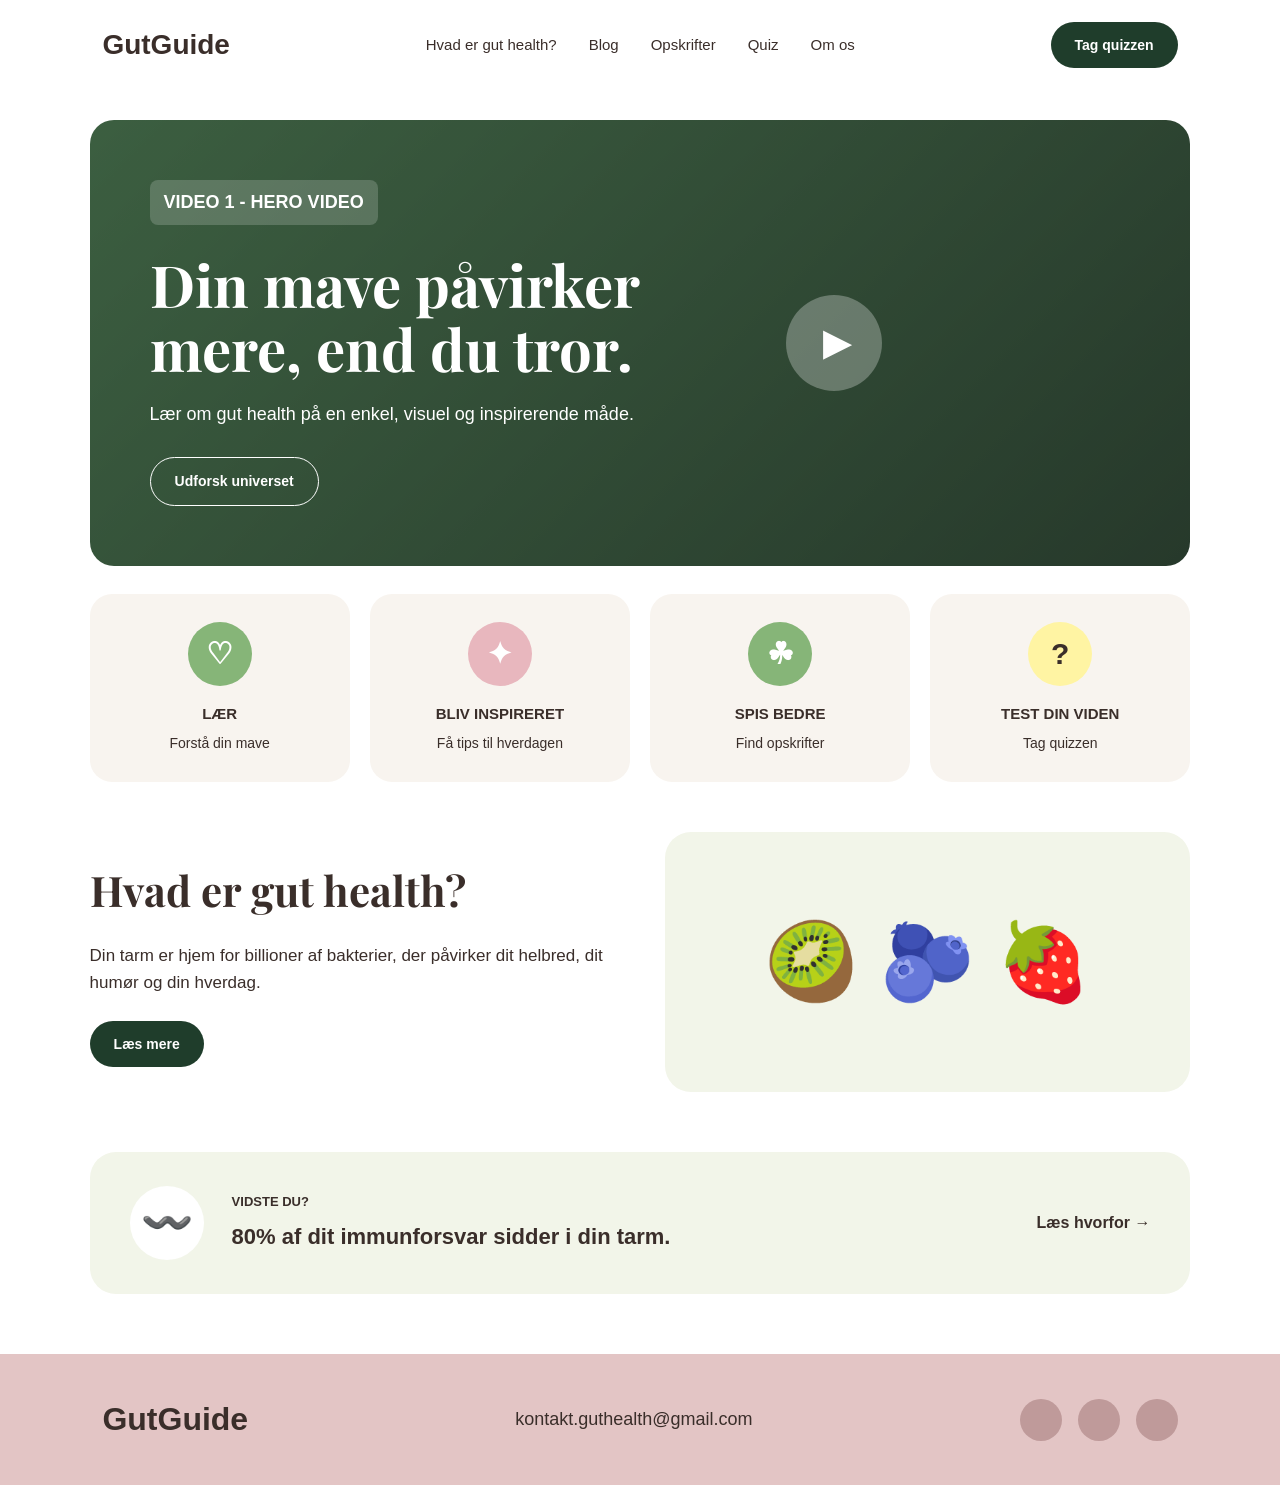
<file: index.html>
<!doctype html>
<html lang="da">
  <head>
    <meta charset="UTF-8" />
    <meta name="viewport" content="width=device-width, initial-scale=1.0" />

    <!-- Switzer til brødtekst -->
    <link
      href="https://api.fontshare.com/v2/css?f[]=switzer@300,400,500,600,700&display=swap"
      rel="stylesheet"
    />

    <!-- Playfair Display til overskrifter -->
    <link rel="preconnect" href="https://fonts.googleapis.com" />
    <link rel="preconnect" href="https://fonts.gstatic.com" crossorigin />
    <link
      href="https://fonts.googleapis.com/css2?family=Playfair+Display:wght@400;600;700&display=swap"
      rel="stylesheet"
    />

    <link rel="stylesheet" href="css/style.css" />

    <title>GutGuide</title>
  </head>

  <body>
    <!-- Header / navigation -->
    <header class="site-header">
      <a href="index.html" class="logo">GutGuide</a>

      <!-- Burgerknap til mobil -->
      <button class="burger" id="burger-btn">
        <span></span>
        <span></span>
        <span></span>
      </button>

      <nav class="nav-menu" id="nav-menu">
        <a href="hvad-er.html">Hvad er gut health?</a>
        <a href="blog.html">Blog</a>
        <a href="opskrifter.html">Opskrifter</a>
        <a href="quiz.html">Quiz</a>
        <a href="om-os.html">Om os</a>
      </nav>

      <a href="quiz.html" class="header-btn">Tag quizzen</a>
    </header>

    <main>
      <!-- Hero section / første store område -->
      <section class="home-hero">
        <div class="home-hero-content">
          <p class="hero-label">VIDEO 1 - HERO VIDEO</p>

          <h1>Din mave påvirker mere, end du tror.</h1>

          <p>Lær om gut health på en enkel, visuel og inspirerende måde.</p>

          <a href="hvad-er.html" class="hero-btn">Udforsk universet</a>
        </div>

        <!-- Play-knap i midten af hero -->
        <div class="hero-play">
          <span>▶</span>
        </div>
      </section>

      <!-- Små kort under hero -->
      <section class="quick-links">
        <article class="quick-card">
          <div class="quick-icon">♡</div>
          <h3>Lær</h3>
          <p>Forstå din mave</p>
        </article>

        <article class="quick-card">
          <div class="quick-icon">✦</div>
          <h3>Bliv inspireret</h3>
          <p>Få tips til hverdagen</p>
        </article>

        <article class="quick-card">
          <div class="quick-icon">☘</div>
          <h3>Spis bedre</h3>
          <p>Find opskrifter</p>
        </article>

        <article class="quick-card">
          <div class="quick-icon">?</div>
          <h3>Test din viden</h3>
          <p>Tag quizzen</p>
        </article>
      </section>

      <!-- Hvad er gut health teaser -->
      <section class="home-about">
        <div class="home-about-text">
          <h2>Hvad er gut health?</h2>

          <p>
            Din tarm er hjem for billioner af bakterier, der påvirker dit
            helbred, dit humør og din hverdag.
          </p>

          <a href="hvad-er.html" class="read-more-btn">Læs mere</a>
        </div>

        <!-- Billedområde / placeholder -->
        <div class="home-about-image">
          <div class="food-bowl">🥝 🫐 🍓</div>
        </div>
      </section>

      <!-- Vidste du sektion -->
      <section class="fact-strip">
        <div class="fact-icon">〰️</div>

        <div>
          <p class="fact-label">VIDSTE DU?</p>
          <h3>80% af dit immunforsvar sidder i din tarm.</h3>
        </div>

        <a href="hvad-er.html">Læs hvorfor →</a>
      </section>
    </main>

    <!-- Footer -->
    <footer>
      <h2>GutGuide</h2>
      <p>kontakt.guthealth@gmail.com</p>

      <div class="footer-dots">
        <span></span>
        <span></span>
        <span></span>
      </div>
    </footer>

    <script>
      const burgerBtn = document.getElementById("burger-btn");
      const navMenu = document.getElementById("nav-menu");

      burgerBtn.addEventListener("click", function () {
        navMenu.classList.toggle("open");
      });
    </script>
  </body>
</html>
</file>
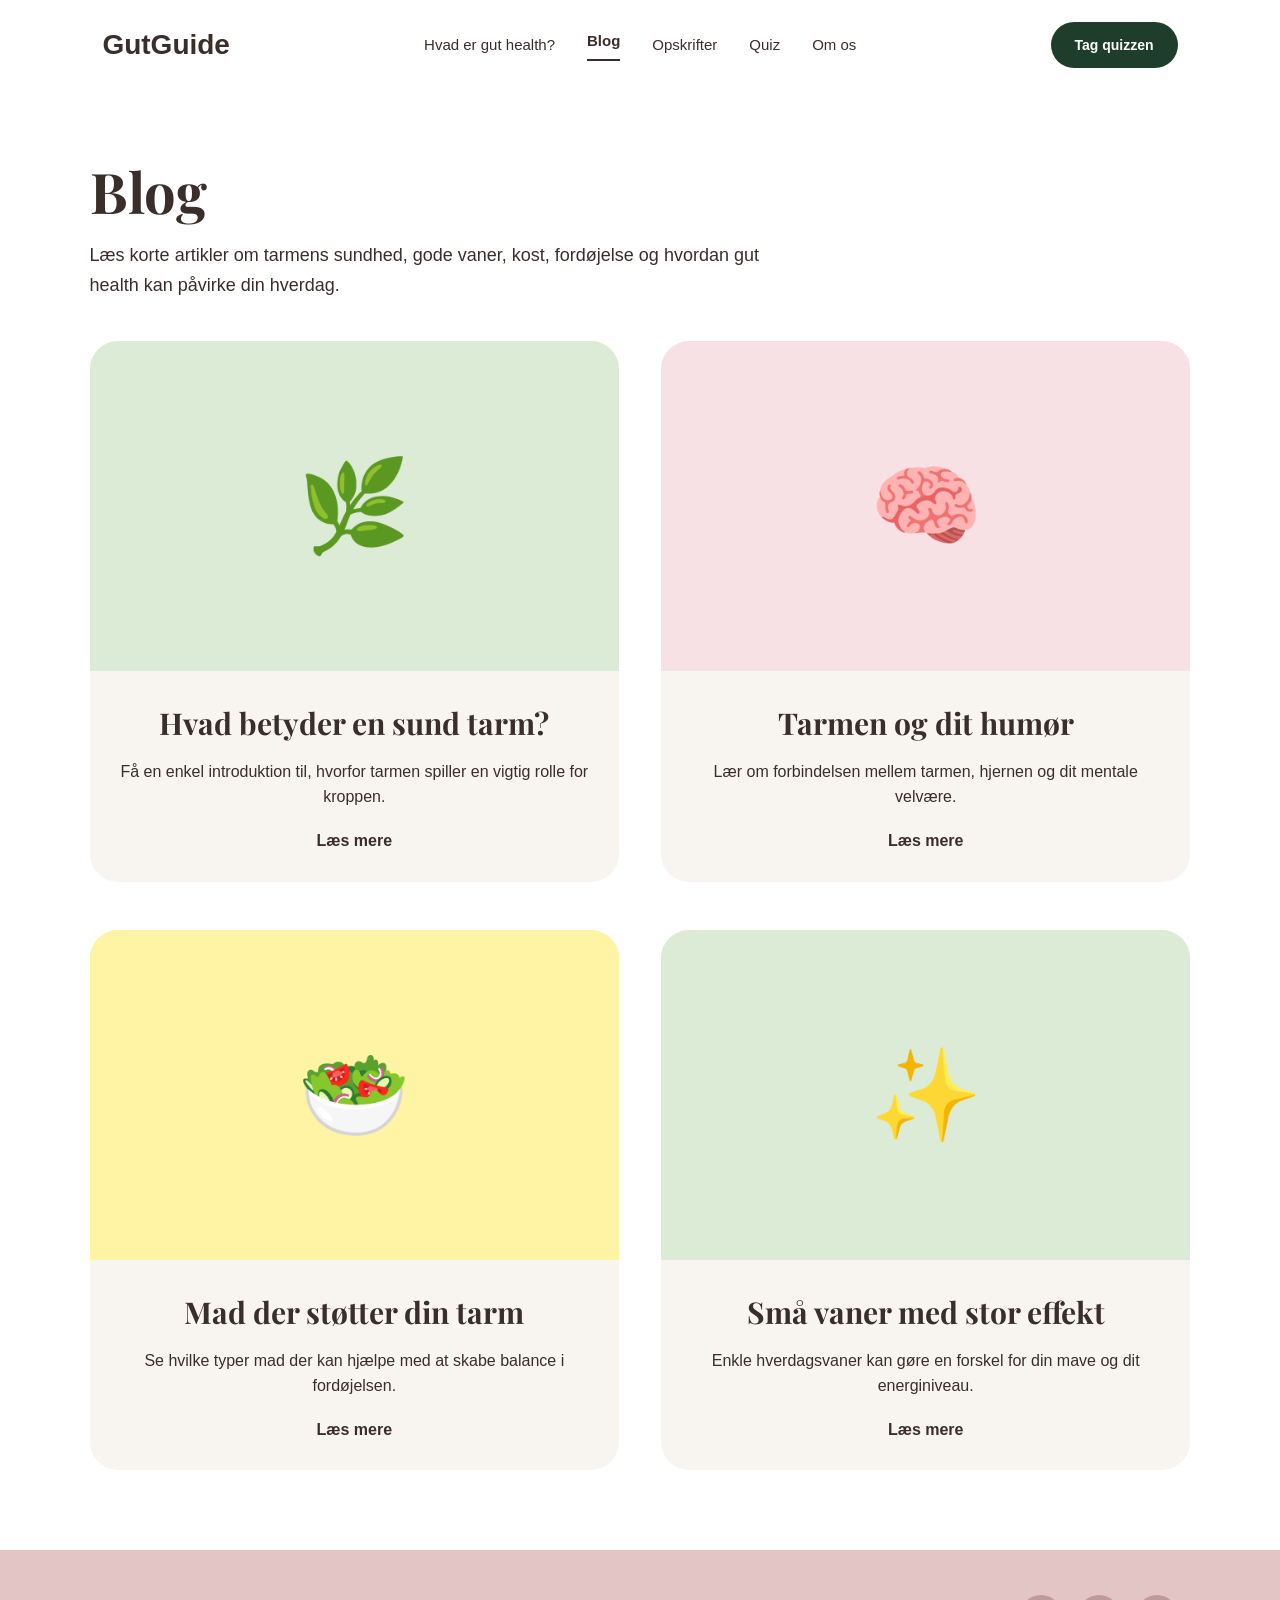
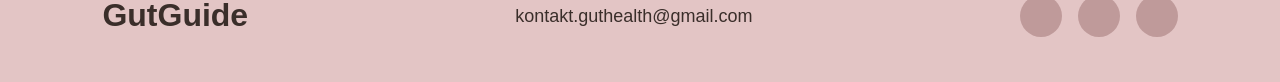
<file: blog.html>
<!doctype html>
<html lang="da">
  <head>
    <meta charset="UTF-8" />
    <meta name="viewport" content="width=device-width, initial-scale=1.0" />

    <!-- Switzer til brødtekst -->
    <link
      href="https://api.fontshare.com/v2/css?f[]=switzer@300,400,500,600,700&display=swap"
      rel="stylesheet"
    />

    <!-- Playfair Display til overskrifter -->
    <link rel="preconnect" href="https://fonts.googleapis.com" />
    <link rel="preconnect" href="https://fonts.gstatic.com" crossorigin />
    <link
      href="https://fonts.googleapis.com/css2?family=Playfair+Display:wght@400;600;700&display=swap"
      rel="stylesheet"
    />

    <link rel="stylesheet" href="css/style.css" />

    <title>GutGuide</title>
  </head>

  <body>
    <!-- Header / navigation -->
    <header class="site-header">
      <a href="index.html" class="logo">GutGuide</a>

      <!-- Burgerknap til mobil -->
      <button class="burger" id="burger-btn">
        <span></span>
        <span></span>
        <span></span>
      </button>

      <nav class="nav-menu" id="nav-menu">
        <a href="hvad-er.html">Hvad er gut health?</a>
        <a href="blog.html" class="active">Blog</a>
        <a href="opskrifter.html">Opskrifter</a>
        <a href="quiz.html">Quiz</a>
        <a href="om-os.html">Om os</a>
      </nav>

      <a href="quiz.html" class="header-btn">Tag quizzen</a>
    </header>
    <main>
      <!-- Intro til blog-siden -->
      <section class="blog-intro">
        <h1>Blog</h1>
        <p>
          Læs korte artikler om tarmens sundhed, gode vaner, kost, fordøjelse og
          hvordan gut health kan påvirke din hverdag.
        </p>
      </section>

      <!-- Blogindlæg i grid -->
      <section class="blog-grid">
        <!-- Blogpost 1 -->
        <article class="blog-card">
          <div class="blog-image blog-image-green">
            <span>🌿</span>
          </div>

          <div class="blog-card-text">
            <h2>Hvad betyder en sund tarm?</h2>
            <p>
              Få en enkel introduktion til, hvorfor tarmen spiller en vigtig
              rolle for kroppen.
            </p>
            <a href="#">Læs mere</a>
          </div>
        </article>

        <!-- Blogpost 2 -->
        <article class="blog-card">
          <div class="blog-image blog-image-pink">
            <span>🧠</span>
          </div>

          <div class="blog-card-text">
            <h2>Tarmen og dit humør</h2>
            <p>
              Lær om forbindelsen mellem tarmen, hjernen og dit mentale velvære.
            </p>
            <a href="#">Læs mere</a>
          </div>
        </article>

        <!-- Blogpost 3 -->
        <article class="blog-card">
          <div class="blog-image blog-image-yellow">
            <span>🥗</span>
          </div>

          <div class="blog-card-text">
            <h2>Mad der støtter din tarm</h2>
            <p>
              Se hvilke typer mad der kan hjælpe med at skabe balance i
              fordøjelsen.
            </p>
            <a href="#">Læs mere</a>
          </div>
        </article>

        <!-- Blogpost 4 -->
        <article class="blog-card">
          <div class="blog-image blog-image-green">
            <span>✨</span>
          </div>

          <div class="blog-card-text">
            <h2>Små vaner med stor effekt</h2>
            <p>
              Enkle hverdagsvaner kan gøre en forskel for din mave og dit
              energiniveau.
            </p>
            <a href="#">Læs mere</a>
          </div>
        </article>
      </section>
    </main>

    <!-- Footer -->
    <footer>
      <h2>GutGuide</h2>
      <p>kontakt.guthealth@gmail.com</p>

      <div class="footer-dots">
        <span></span>
        <span></span>
        <span></span>
      </div>
    </footer>
    <script>
      const burgerBtn = document.getElementById("burger-btn");
      const navMenu = document.getElementById("nav-menu");

      burgerBtn.addEventListener("click", function () {
        navMenu.classList.toggle("open");
      });
    </script>
  </body>
</html>
</file>
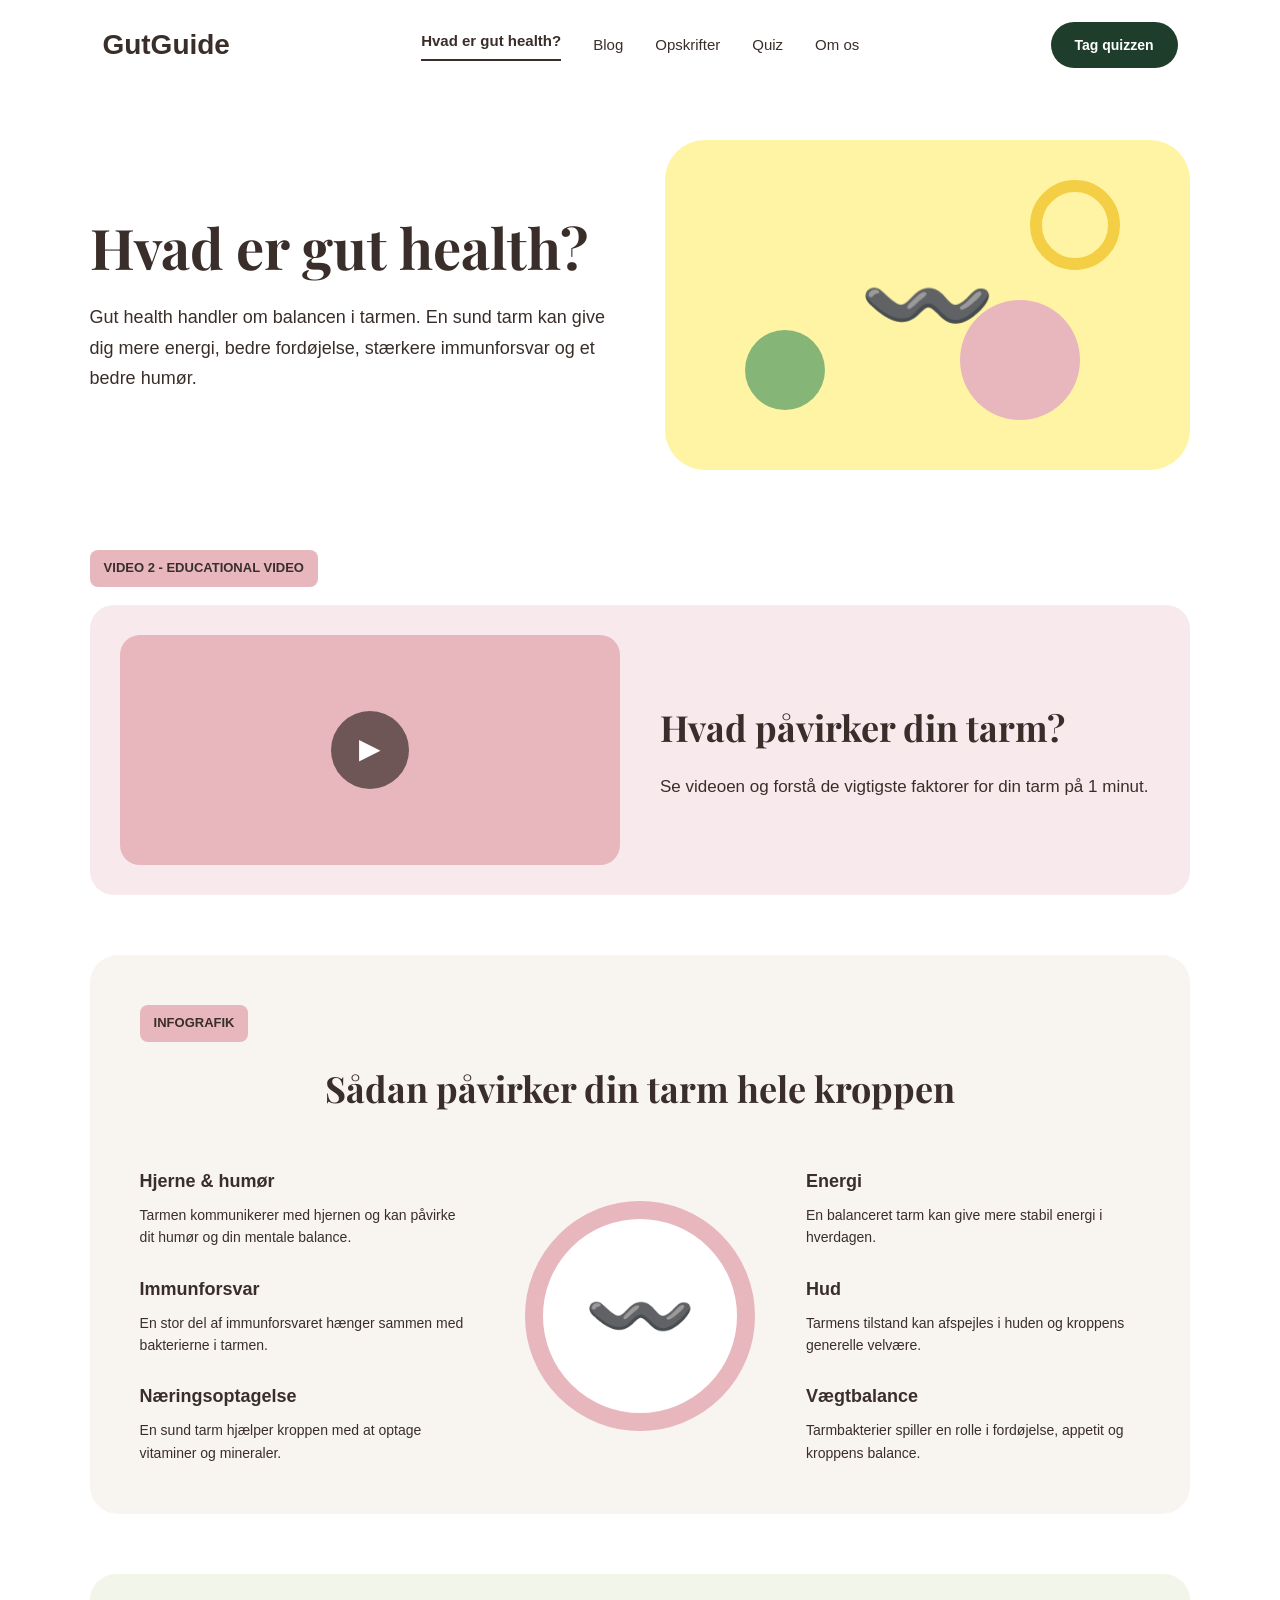
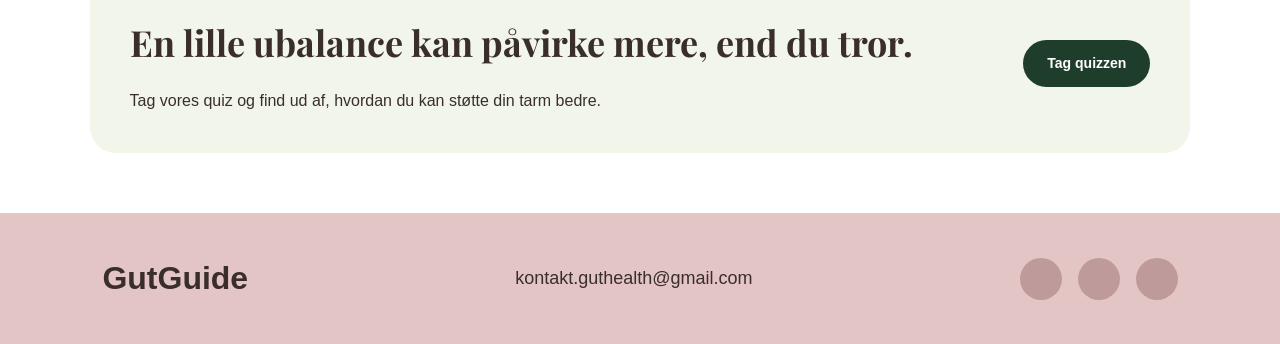
<file: hvad-er.html>
<!doctype html>
<html lang="da">
  <head>
    <meta charset="UTF-8" />
    <meta name="viewport" content="width=device-width, initial-scale=1.0" />

    <!-- Switzer til brødtekst -->
    <link
      href="https://api.fontshare.com/v2/css?f[]=switzer@300,400,500,600,700&display=swap"
      rel="stylesheet"
    />

    <!-- Playfair Display til overskrifter -->
    <link rel="preconnect" href="https://fonts.googleapis.com" />
    <link rel="preconnect" href="https://fonts.gstatic.com" crossorigin />
    <link
      href="https://fonts.googleapis.com/css2?family=Playfair+Display:wght@400;600;700&display=swap"
      rel="stylesheet"
    />

    <link rel="stylesheet" href="css/style.css" />

    <title>GutGuide</title>
  </head>
  <body>
    <!-- Header / navigation -->
    <header class="site-header">
      <a href="index.html" class="logo">GutGuide</a>

      <!-- Burgerknap til mobil -->
      <button class="burger" id="burger-btn">
        <span></span>
        <span></span>
        <span></span>
      </button>

      <nav class="nav-menu" id="nav-menu">
        <a href="hvad-er.html" class="active">Hvad er gut health?</a>
        <a href="blog.html">Blog</a>
        <a href="opskrifter.html">Opskrifter</a>
        <a href="quiz.html">Quiz</a>
        <a href="om-os.html">Om os</a>
      </nav>

      <a href="quiz.html" class="header-btn">Tag quizzen</a>
    </header>

    <main>
      <!-- Hero-section er det første store område på siden -->
      <section class="hero-section">
        <!-- Tekstområdet i venstre side -->
        <div class="hero-text">
          <h1>Hvad er gut health?</h1>
          <p>
            Gut health handler om balancen i tarmen. En sund tarm kan give dig
            mere energi, bedre fordøjelse, stærkere immunforsvar og et bedre
            humør.
          </p>
        </div>

        <!-- Illustration i højre side -->
        <div class="hero-illustration">
          <div class="gut-icon">〰️</div>

          <!-- Dekorative cirkler inspireret af styleguidens farver -->
          <div class="circle circle-yellow"></div>
          <div class="circle circle-green"></div>
          <div class="circle circle-pink"></div>
        </div>
      </section>

      <!-- Sektion med video -->
      <section class="video-section">
        <p class="section-label">VIDEO 2 - EDUCATIONAL VIDEO</p>

        <div class="video-card">
          <!-- Placeholder til video eller billede -->
          <div class="video-image">
            <div class="play-button">▶</div>
          </div>

          <!-- Tekst ved siden af videoen -->
          <div class="video-text">
            <h2>Hvad påvirker din tarm?</h2>
            <p>
              Se videoen og forstå de vigtigste faktorer for din tarm på 1
              minut.
            </p>
          </div>
        </div>
      </section>

      <!-- Infografik-sektion -->
      <section class="info-section">
        <p class="section-label">INFOGRAFIK</p>

        <h2>Sådan påvirker din tarm hele kroppen</h2>

        <!-- Grid laver tre kolonner: venstre tekst, midter-ikon, højre tekst -->
        <div class="info-grid">
          <!-- Venstre side af infografikken -->
          <div class="info-column">
            <div class="info-box">
              <h3>Hjerne & humør</h3>
              <p>
                Tarmen kommunikerer med hjernen og kan påvirke dit humør og din
                mentale balance.
              </p>
            </div>

            <div class="info-box">
              <h3>Immunforsvar</h3>
              <p>
                En stor del af immunforsvaret hænger sammen med bakterierne i
                tarmen.
              </p>
            </div>

            <div class="info-box">
              <h3>Næringsoptagelse</h3>
              <p>
                En sund tarm hjælper kroppen med at optage vitaminer og
                mineraler.
              </p>
            </div>
          </div>

          <!-- Midten af infografikken -->
          <div class="gut-center">
            <div class="gut-circle">
              <span>〰️</span>
            </div>
          </div>

          <!-- Højre side af infografikken -->
          <div class="info-column">
            <div class="info-box">
              <h3>Energi</h3>
              <p>En balanceret tarm kan give mere stabil energi i hverdagen.</p>
            </div>

            <div class="info-box">
              <h3>Hud</h3>
              <p>
                Tarmens tilstand kan afspejles i huden og kroppens generelle
                velvære.
              </p>
            </div>

            <div class="info-box">
              <h3>Vægtbalance</h3>
              <p>
                Tarmbakterier spiller en rolle i fordøjelse, appetit og kroppens
                balance.
              </p>
            </div>
          </div>
        </div>
      </section>

      <!-- Call to action: område der skal få brugeren til at tage quizzen -->
      <section class="cta-section">
        <div>
          <h2>En lille ubalance kan påvirke mere, end du tror.</h2>
          <p>
            Tag vores quiz og find ud af, hvordan du kan støtte din tarm bedre.
          </p>
        </div>

        <a href="#" class="cta-btn">Tag quizzen</a>
      </section>
    </main>

    <!-- Footer er bunden af siden -->
    <footer>
      <h2>GutGuide</h2>
      <p>kontakt.guthealth@gmail.com</p>

      <div class="footer-dots">
        <span></span>
        <span></span>
        <span></span>
      </div>
    </footer>
    <script>
      const burgerBtn = document.getElementById("burger-btn");
      const navMenu = document.getElementById("nav-menu");

      burgerBtn.addEventListener("click", function () {
        navMenu.classList.toggle("open");
      });
    </script>
  </body>
</html>
</file>
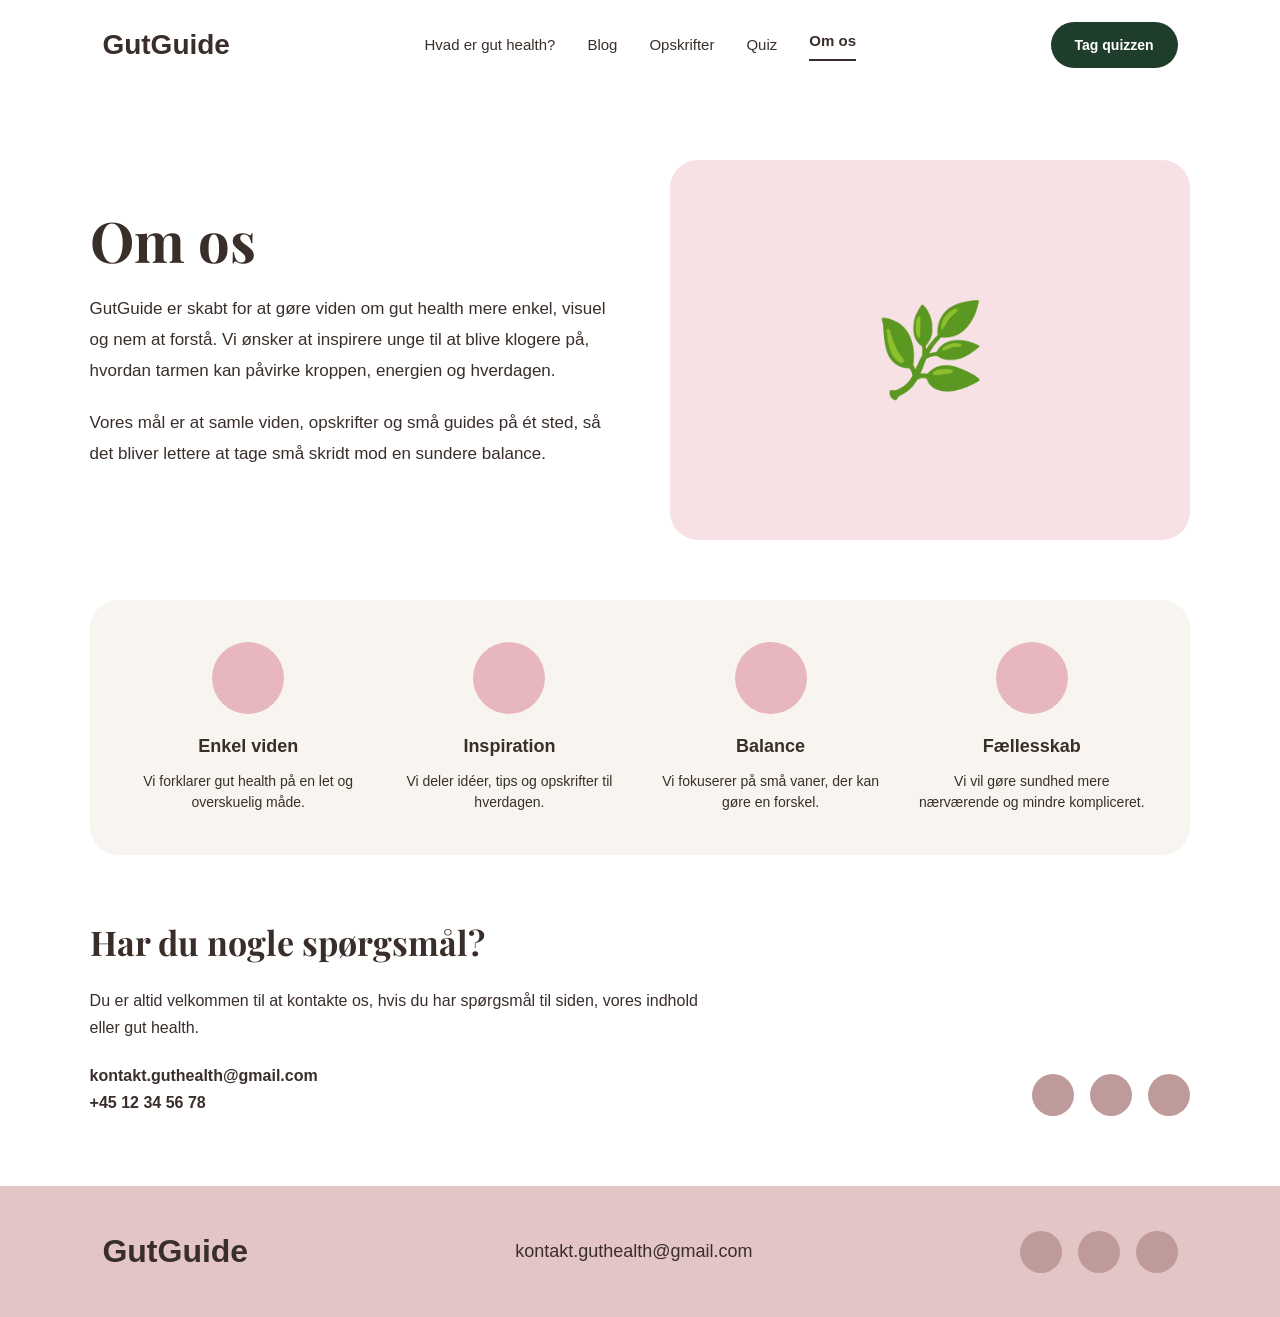
<file: om-os.html>
<!doctype html>
<html lang="da">
  <head>
    <meta charset="UTF-8" />
    <meta name="viewport" content="width=device-width, initial-scale=1.0" />

    <!-- Switzer til brødtekst -->
    <link
      href="https://api.fontshare.com/v2/css?f[]=switzer@300,400,500,600,700&display=swap"
      rel="stylesheet"
    />

    <!-- Playfair Display til overskrifter -->
    <link rel="preconnect" href="https://fonts.googleapis.com" />
    <link rel="preconnect" href="https://fonts.gstatic.com" crossorigin />
    <link
      href="https://fonts.googleapis.com/css2?family=Playfair+Display:wght@400;600;700&display=swap"
      rel="stylesheet"
    />

    <link rel="stylesheet" href="css/style.css" />

    <title>GutGuide</title>
  </head>

  <body>
    <!-- Header / navigation -->
    <header class="site-header">
      <a href="index.html" class="logo">GutGuide</a>

      <!-- Burgerknap til mobil -->
      <button class="burger" id="burger-btn">
        <span></span>
        <span></span>
        <span></span>
      </button>

      <nav class="nav-menu" id="nav-menu">
        <a href="hvad-er.html">Hvad er gut health?</a>
        <a href="blog.html">Blog</a>
        <a href="opskrifter.html">Opskrifter</a>
        <a href="quiz.html">Quiz</a>
        <a href="om-os.html" class="active">Om os</a>
      </nav>

      <a href="quiz.html" class="header-btn">Tag quizzen</a>
    </header>

    <main>
      <!-- Første sektion på Om os-siden -->
      <section class="about-hero">
        <!-- Tekst til venstre -->
        <div class="about-hero-text">
          <h1>Om os</h1>

          <p>
            GutGuide er skabt for at gøre viden om gut health mere enkel, visuel
            og nem at forstå. Vi ønsker at inspirere unge til at blive klogere
            på, hvordan tarmen kan påvirke kroppen, energien og hverdagen.
          </p>

          <p>
            Vores mål er at samle viden, opskrifter og små guides på ét sted, så
            det bliver lettere at tage små skridt mod en sundere balance.
          </p>
        </div>

        <!-- Billedfelt til højre -->
        <div class="about-hero-image">
          <span>🌿</span>
        </div>
      </section>

      <!-- Kort-sektion med værdier/personer -->
      <section class="about-values">
        <article class="about-value-card">
          <div class="about-circle"></div>
          <h3>Enkel viden</h3>
          <p>Vi forklarer gut health på en let og overskuelig måde.</p>
        </article>

        <article class="about-value-card">
          <div class="about-circle"></div>
          <h3>Inspiration</h3>
          <p>Vi deler idéer, tips og opskrifter til hverdagen.</p>
        </article>

        <article class="about-value-card">
          <div class="about-circle"></div>
          <h3>Balance</h3>
          <p>Vi fokuserer på små vaner, der kan gøre en forskel.</p>
        </article>

        <article class="about-value-card">
          <div class="about-circle"></div>
          <h3>Fællesskab</h3>
          <p>Vi vil gøre sundhed mere nærværende og mindre kompliceret.</p>
        </article>
      </section>

      <!-- Kontakt-sektion -->
      <section class="about-contact">
        <div>
          <h2>Har du nogle spørgsmål?</h2>

          <p>
            Du er altid velkommen til at kontakte os, hvis du har spørgsmål til
            siden, vores indhold eller gut health.
          </p>

          <p class="contact-info">
            kontakt.guthealth@gmail.com<br />
            +45 12 34 56 78
          </p>
        </div>

        <div class="contact-dots">
          <span></span>
          <span></span>
          <span></span>
        </div>
      </section>
    </main>

    <!-- Footer -->
    <footer>
      <h2>GutGuide</h2>
      <p>kontakt.guthealth@gmail.com</p>

      <div class="footer-dots">
        <span></span>
        <span></span>
        <span></span>
      </div>
    </footer>
    <script>
      const burgerBtn = document.getElementById("burger-btn");
      const navMenu = document.getElementById("nav-menu");

      burgerBtn.addEventListener("click", function () {
        navMenu.classList.toggle("open");
      });
    </script>
  </body>
</html>
</file>
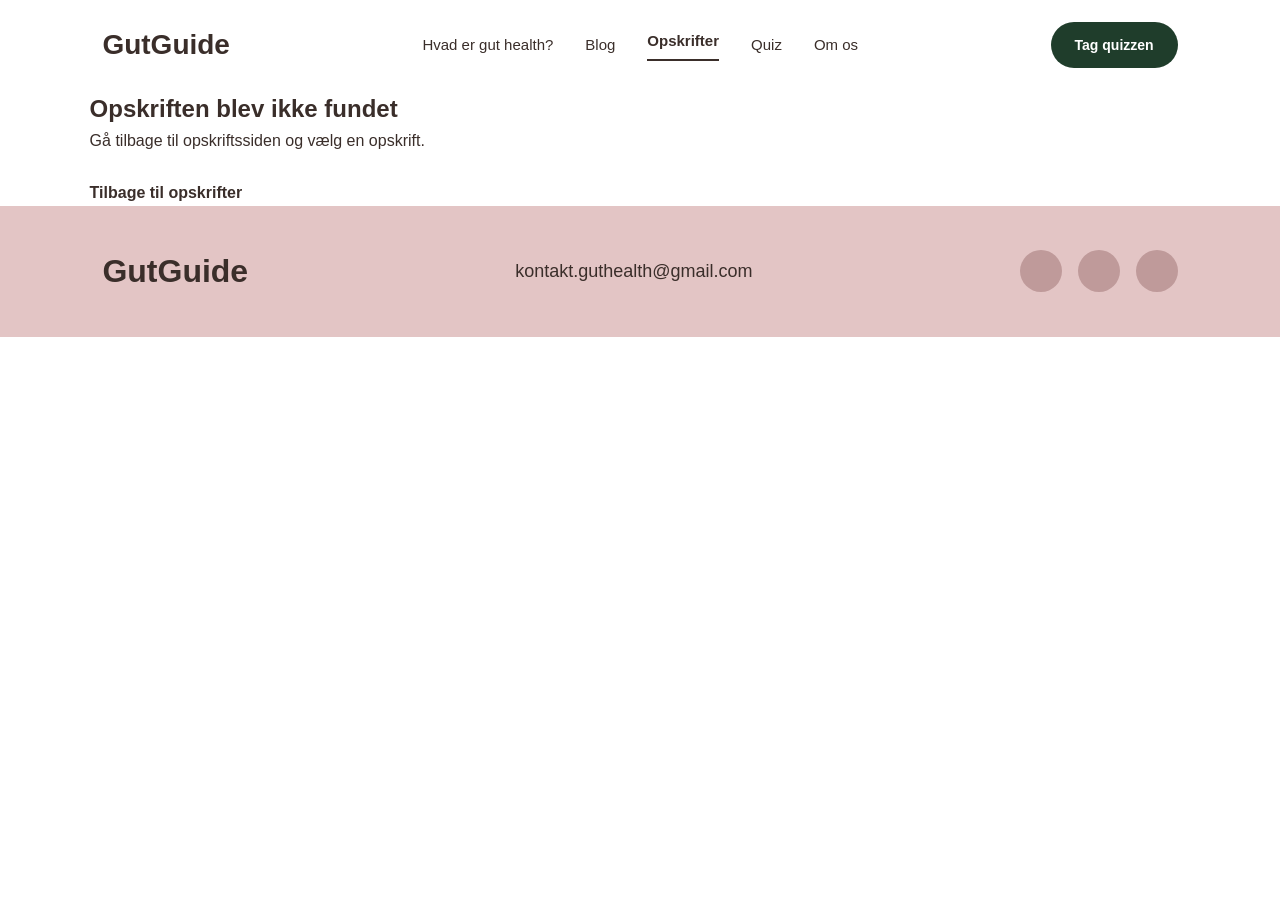
<file: opskrift-underside.html>
<!doctype html>
<html lang="da">
  <head>
    <meta charset="UTF-8" />
    <meta name="viewport" content="width=device-width, initial-scale=1.0" />

    <!-- Switzer til brødtekst -->
    <link
      href="https://api.fontshare.com/v2/css?f[]=switzer@300,400,500,600,700&display=swap"
      rel="stylesheet"
    />

    <!-- Playfair Display til overskrifter -->
    <link rel="preconnect" href="https://fonts.googleapis.com" />
    <link rel="preconnect" href="https://fonts.gstatic.com" crossorigin />
    <link
      href="https://fonts.googleapis.com/css2?family=Playfair+Display:wght@400;600;700&display=swap"
      rel="stylesheet"
    />

    <link rel="stylesheet" href="css/style.css" />

    <title>Opskrift</title>
  </head>

  <body>
    <header class="site-header">
      <a href="index.html" class="logo">GutGuide</a>

      <button class="burger" id="burger-btn">
        <span></span>
        <span></span>
        <span></span>
      </button>

      <nav class="nav-menu" id="nav-menu">
        <a href="hvad-er.html">Hvad er gut health?</a>
        <a href="blog.html">Blog</a>
        <a href="opskrifter.html" class="active">Opskrifter</a>
        <a href="quiz.html">Quiz</a>
        <a href="om-os.html">Om os</a>
      </nav>

      <a href="quiz.html" class="header-btn">Tag quizzen</a>
    </header>

    <main id="recipe-page">
      <!-- Opskriften bliver sat ind her med JavaScript -->
    </main>

    <footer>
      <h2>GutGuide</h2>
      <p>kontakt.guthealth@gmail.com</p>

      <div class="footer-dots">
        <span></span>
        <span></span>
        <span></span>
      </div>
    </footer>

    <script>
      const recipes = {
        "mango-chia-budding": {
          title: "Mango chia budding",
          category: "Morgenmad",
          image: "images/mango-chia-budding.jpg",
          intro: "En frisk og cremet morgenmad med mango, chiafrø og yoghurt.",
          time: "Tid: 2 timer",
          nutrition:
            "Hver portion indeholder ca. 300 kcal, 10 g protein, 40 g kulhydrat, 9 g fedt, 9 g fibre og 0,15 g salt.",
          source: "Opskrift inspireret af BBC Food’s Gut-health recipes.",
          ingredients: [
            "150 g moden mango, plus ekstra skiver til servering",
            "100 g naturel yoghurt",
            "200 ml mælk eller vand",
            "2–3 spsk agavesirup",
            "¼ tsk stødt kardemomme, valgfrit",
            "4 spsk chiafrø",
            "Et par mynteblade til pynt, valgfrit",
          ],
          steps: [
            "Kom mango, yoghurt, mælk, agavesirup og kardemomme i en blender.",
            "Blend til en helt glat masse.",
            "Hæld blandingen i en skål og rør chiafrøene i.",
            "Dæk til og stil på køl natten over eller i mindst 8 timer.",
            "Servér i glas eller skåle med mangoskiver og eventuelt mynte.",
          ],
        },
        "banan-baer-smoothie": {
          title: "Banan bær smoothie",
          category: "Morgenmad",
          image: "images/banan-baer-smoothie.jpg",
          intro:
            "En tyk og mættende smoothie med bær, banan, havregryn og frø.",
          time: "Tid: 10 minutter",
          nutrition:
            "Hver portion indeholder ca. 339 kcal, 9 g protein, 32 g kulhydrat, 18 g fedt, 7 g fibre og 0,1 g salt.",
          source: "Opskrift inspireret af BBC Food’s Gut-health recipes.",
          ingredients: [
            "½ kop frosne blandede bær",
            "1 mellemstor moden banan",
            "2 spsk grove havregryn",
            "2 toppede tsk cashewsmør uden tilsat sukker",
            "2 tsk blandede frø",
            "1 kop plantedrik, fx soja- eller mandelmælk",
          ],
          steps: [
            "Kom alle ingredienserne i en blender.",
            "Blend til en tyk og glat konsistens.",
            "Hæld i et højt glas og servér.",
          ],
        },

        "bagte-soede-kartofler": {
          title: "Bagte søde kartofler med chipotle-sorte bønner",
          category: "Frokost",
          image: "images/bagte-soede-kartofler.jpg",
          intro: "Bagte søde kartofler med bønner, limeyoghurt og frisk salsa.",
          time: "Tid: 1 time og 30 minutter",
          source: "Opskrift inspireret af BBC Food’s Gut-health recipes.",
          ingredients: [
            "2 store søde kartofler eller 4 små",
            "1 tsk vegetabilsk olie",
            "1 dåse sorte bønner, drænet og skyllet",
            "2 spsk olivenolie",
            "2 fed hvidløg, finthakket",
            "100 g grillede peberfrugter fra glas",
            "½ tsk røget paprika",
            "1 toppet tsk chipotle chilipasta",
            "150 ml kogende vand",
            "200 g græsk yoghurt",
            "½ lime, saft og fintrevet skal",
            "150 g cherrytomater",
            "2 forårsløg",
            "1 toppet tsk syltede jalapeñoskiver",
            "2 tsk olivenolie",
            "Frisk koriander og salt efter smag",
          ],
          steps: [
            "Forvarm ovnen til 180°C.",
            "Prik huller i de søde kartofler, gnid dem med olie og drys med salt.",
            "Bag kartoflerne i 40 minutter til 1 time, indtil de er møre.",
            "Varm olivenolie i en gryde og steg hvidløg let gyldent.",
            "Tilsæt sorte bønner og mos cirka halvdelen med en ske.",
            "Tilsæt peberfrugt, paprika, chipotlepasta og kogende vand.",
            "Lad blandingen simre i ca. 10 minutter, til den bliver tyk.",
            "Rør yoghurt sammen med limesaft og limeskal.",
            "Bland tomater, forårsløg, jalapeños, lime og olivenolie til salsa.",
            "Skær kartoflerne op og top med limeyoghurt, bønner og salsa.",
          ],
          nutrition:
            "Hver portion indeholder ca. 913 kcal, 23 g protein, 120 g kulhydrat, 32 g fedt og 24 g fibre.",
        },

        "blomkaal-kikaertesalat": {
          title: "Varm krydret blomkåls- og kikærtesalat",
          category: "Aftensmad",
          image: "images/blomkaal-kikaertesalat.jpg",
          intro:
            "En varm salat med blomkål, kikærter, harissa og granatæblekerner.",
          time: "Tid 1 time",
          nutrition:
            "Hver portion indeholder ca. 483 kcal, 17 g protein, 39 g kulhydrat, 26 g fedt, 15 g fibre og 2,7 g salt.",
          source: "Opskrift inspireret af BBC Food’s Gut-health recipes.",
          ingredients: [
            "3 spsk olivenolie",
            "½ tsk stødt kanel",
            "2 tsk spidskommenfrø",
            "1 lille blomkålshoved",
            "250 g kogte kikærter eller 1 dåse kikærter",
            "1–2 spsk harissa",
            "4 små modne tomater",
            "1 tsk havsaltflager",
            "3–4 spsk granatæblekerner",
            "1 stort bundt bredbladet persille",
          ],
          steps: [
            "Forvarm ovnen til 220°C.",
            "Bland olivenolie, kanel og spidskommenfrø i en stor skål.",
            "Vend blomkålen i krydderiblandingen.",
            "Kom blomkålen i et ovnfast fad og bag i 15 minutter.",
            "Vend kikærter, harissa og tomater i den samme skål.",
            "Fordel kikærter og tomater over blomkålen.",
            "Bag i yderligere 15 minutter, indtil blomkålen er mør.",
            "Drys med salt og vend halvdelen af granatæblekernerne i.",
            "Servér med persille og resten af granatæblekernerne.",
          ],
        },

        "tempeh-frikadeller": {
          title: "Tempeh-frikadeller i tomatsauce",
          category: "Aftensmad",
          image: "images/tempeh-frikadeller.jpg",
          intro:
            "Plantebaserede frikadeller i en rustik tomatsauce med balsamico.",
          time: "Tid: 1 time",
          source: "Opskrift inspireret af BBC Food’s Gut-health recipes.",
          nutrition:
            "Hver portion indeholder ca. 452 kcal, 27,5 g protein, 40,1 g kulhydrat, 21,9 g fedt, 9,4 g fibre og 0,08 g salt.",
          ingredients: [
            "2 spsk olivenolie",
            "100 g løg, hakket",
            "200 g champignon, grofthakket",
            "300 g tempeh, revet",
            "3 spsk tamari",
            "2 spsk tomatpuré",
            "4 fed hvidløg, revet",
            "50 g grovvalsede havregryn",
            "400 g tomater, grofthakkede",
            "3 spsk balsamicoeddike",
            "25 g frisk bredbladet persille",
            "Salt og friskkværnet sort peber",
          ],
          steps: [
            "Varm 1 spsk olivenolie på en pande.",
            "Steg løg med salt og peber i cirka 10 minutter.",
            "Tilsæt champignon og steg i 3–4 minutter.",
            "Tilsæt tempeh, tamari, tomatpuré, hvidløg og havregryn.",
            "Steg videre i 5–6 minutter.",
            "Blend blandingen kort i en foodprocessor.",
            "Form små frikadeller og steg dem gyldne.",
            "Lav saucen ved at simre tomater med salt og peber.",
            "Tilsæt balsamicoeddike og tomatpuré.",
            "Kom frikadellerne i saucen og pynt med persille.",
          ],
        },

        "cremet-svampepasta": {
          title: "Cremet svampepasta",
          category: "Aftensmad",
          icon: "🍝",
          image: "images/cremet-svampepasta.jpg",
          intro:
            "En cremet plantebaseret pasta med svampe, spinat, porre og tofu.",
          time: "Tid: 30 minutter",
          nutrition:
            "Hver portion indeholder ca. 743 kcal, 28 g protein, 53 g kulhydrat, 14 g fedt, 12 g fibre og 1,2 g salt.",
          source: "Opskrift inspireret af BBC Food’s Gut-health recipes.",
          ingredients: [
            "150 g fuldkorns-tagliatelle eller spaghetti",
            "Olivenolie til stegning",
            "1 stor porre, skåret i tynde skiver",
            "200 g babyspinat",
            "200 g svampe, skåret i tykke skiver",
            "2 fed hvidløg, knuste",
            "150 g silkeblød tofu",
            "1 spsk lys soja",
            "Salt og friskkværnet sort peber",
          ],
          steps: [
            "Kog pastaen i saltet vand i ca. 10 minutter.",
            "Gem lidt af pastavandet, før du hælder vandet fra.",
            "Steg porrerne forsigtigt i olivenolie i 5 minutter.",
            "Steg spinaten, indtil den falder sammen, og pres væsken ud.",
            "Steg svampene ved høj varme, indtil de er karamelliserede.",
            "Tilsæt hvidløg, porrer og spinat.",
            "Blend silketofu, soja og 3 spsk pastavand til en glat sauce.",
            "Hæld saucen på panden og vend pastaen i.",
            "Smag til med salt og peber og servér straks.",
          ],
        },
      };

      const params = new URLSearchParams(window.location.search);
      const recipeId = params.get("id");
      const recipe = recipes[recipeId];

      const recipePage = document.getElementById("recipe-page");

      if (!recipe) {
        recipePage.innerHTML = `
        <section class="single-recipe">
          <h1>Opskriften blev ikke fundet</h1>
          <p>Gå tilbage til opskriftssiden og vælg en opskrift.</p>
          <a href="opskrifter.html" class="back-link">Tilbage til opskrifter</a>
        </section>
      `;
      } else {
        document.title = recipe.title;

        recipePage.innerHTML = `
        <section class="single-recipe-hero">
          <div class="single-recipe-text">
            <p class="recipe-category">${recipe.category}</p>
            <h1>${recipe.title}</h1>
            <p>${recipe.intro}</p>
            <p class="recipe-time">${recipe.time}</p>
            <a href="opskrifter.html" class="back-link">← Tilbage til opskrifter</a>
          </div>

        <div class="single-recipe-image">
  ${
    recipe.image
      ? `<img src="${recipe.image}" alt="${recipe.title}">`
      : `<span>${recipe.icon}</span>`
  }
</div>
        </section>

        <section class="single-recipe-content">
          <div class="ingredients-box">
            <h2>Ingredienser</h2>
            <ul>
              ${recipe.ingredients.map((item) => `<li>${item}</li>`).join("")}
            </ul>
          </div>

          <div class="steps-box">
            <h2>Fremgangsmåde</h2>
            <ol>
              ${recipe.steps.map((step) => `<li>${step}</li>`).join("")}
            </ol>

            ${recipe.nutrition ? `<p class="nutrition">${recipe.nutrition}</p>` : ""}
            ${recipe.source ? `<p class="recipe-source">${recipe.source}</p>` : ""}
          </div>
        </section>
      `;
      }

      const burgerBtn = document.getElementById("burger-btn");
      const navMenu = document.getElementById("nav-menu");

      burgerBtn.addEventListener("click", function () {
        navMenu.classList.toggle("open");
      });
    </script>
  </body>
</html>
</file>
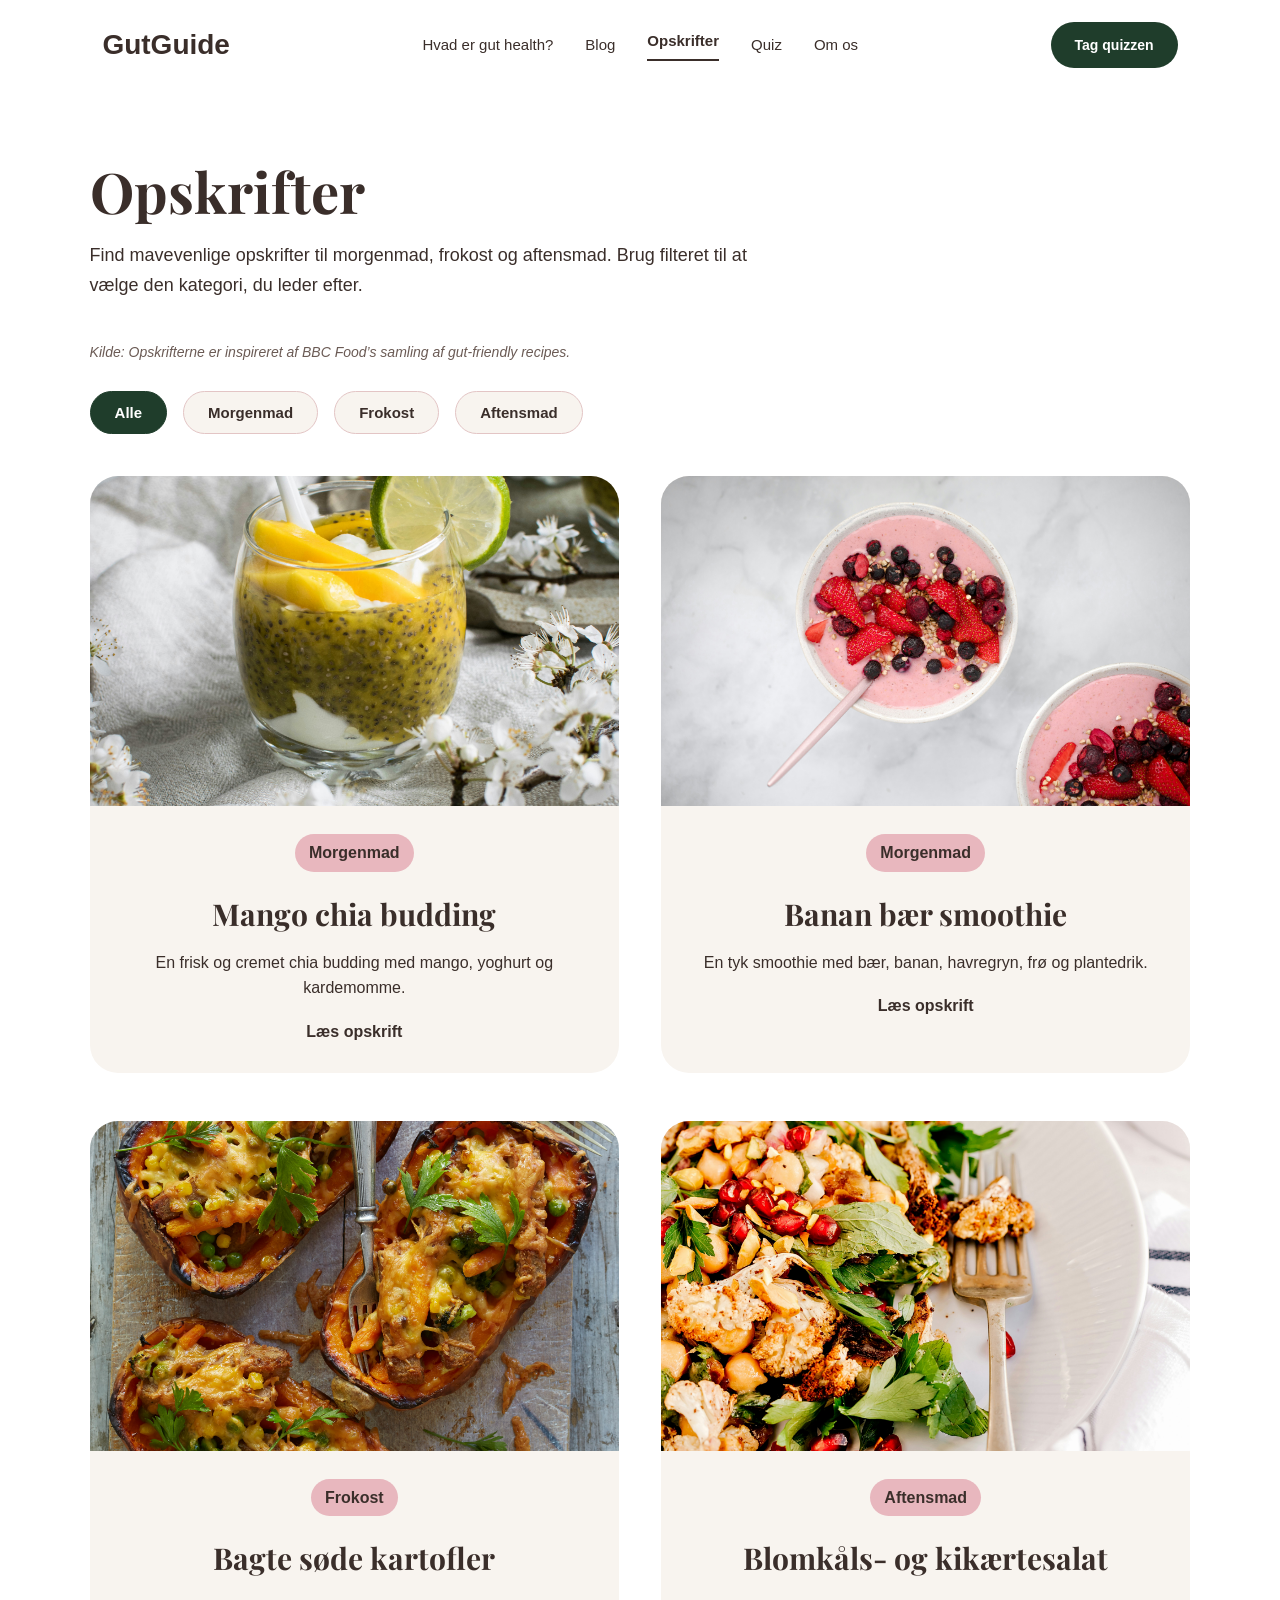
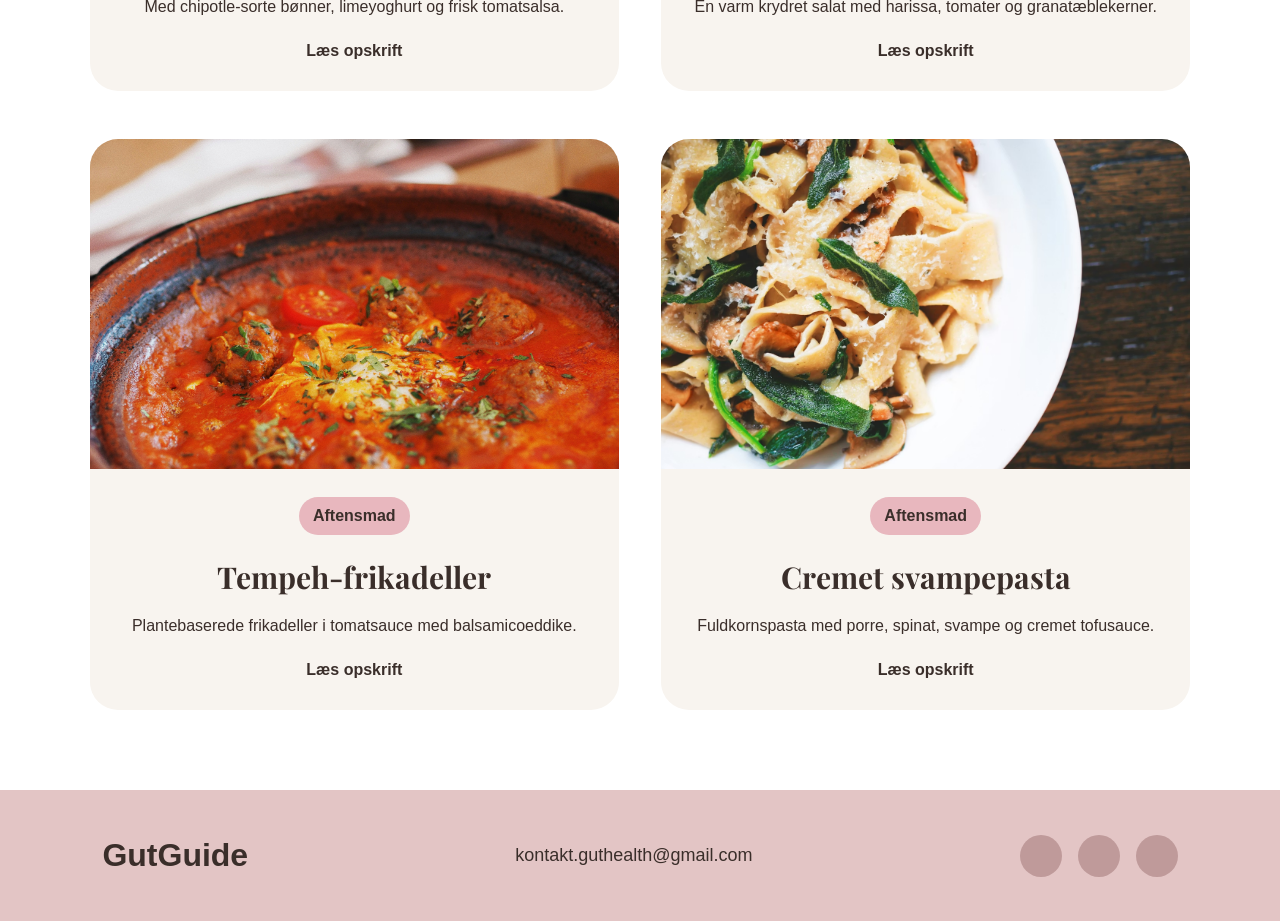
<file: opskrifter.html>
<!doctype html>
<html lang="da">
  <head>
    <meta charset="UTF-8" />
    <meta name="viewport" content="width=device-width, initial-scale=1.0" />

    <!-- Switzer til brødtekst -->
    <link
      href="https://api.fontshare.com/v2/css?f[]=switzer@300,400,500,600,700&display=swap"
      rel="stylesheet"
    />

    <!-- Playfair Display til overskrifter -->
    <link rel="preconnect" href="https://fonts.googleapis.com" />
    <link rel="preconnect" href="https://fonts.gstatic.com" crossorigin />
    <link
      href="https://fonts.googleapis.com/css2?family=Playfair+Display:wght@400;600;700&display=swap"
      rel="stylesheet"
    />

    <!-- Link til CSS -->
    <link rel="stylesheet" href="css/style.css" />

    <title>Opskrifter</title>
  </head>

  <body>
    <!-- Header / navigation -->
    <header class="site-header">
      <a href="index.html" class="logo">GutGuide</a>

      <!-- Burgerknap til mobil -->
      <button class="burger" id="burger-btn">
        <span></span>
        <span></span>
        <span></span>
      </button>

      <nav class="nav-menu" id="nav-menu">
        <a href="hvad-er.html">Hvad er gut health?</a>
        <a href="blog.html">Blog</a>
        <a href="opskrifter.html" class="active">Opskrifter</a>
        <a href="quiz.html">Quiz</a>
        <a href="om-os.html">Om os</a>
      </nav>

      <a href="quiz.html" class="header-btn">Tag quizzen</a>
    </header>

    <main>
      <!-- Intro til opskriftssiden -->
      <section class="recipes-intro">
        <h1>Opskrifter</h1>
        <p>
          Find mavevenlige opskrifter til morgenmad, frokost og aftensmad. Brug
          filteret til at vælge den kategori, du leder efter.
        </p>
      </section>

      <!-- Kildehenvisning -->
      <section class="recipes-source">
        <p>
          Kilde: Opskrifterne er inspireret af BBC Food’s samling af
          gut-friendly recipes.
        </p>
      </section>

      <!-- Kategori-filter -->
      <section class="recipes-filter">
        <button class="filter-btn active-filter" data-filter="all">Alle</button>
        <button class="filter-btn" data-filter="morgenmad">Morgenmad</button>
        <button class="filter-btn" data-filter="frokost">Frokost</button>
        <button class="filter-btn" data-filter="aftensmad">Aftensmad</button>
      </section>

      <!-- Opskriftskort -->
      <section class="recipes-grid">
        <!-- Mango chia budding -->
        <article class="recipe-card" data-category="morgenmad">
          <div class="recipe-image recipe-image-yellow">
            <img src="images/mango-chia-budding.jpg" alt="Mango chia budding" />
          </div>

          <div class="recipe-card-text">
            <p class="recipe-category">Morgenmad</p>
            <h2>Mango chia budding</h2>
            <p>
              En frisk og cremet chia budding med mango, yoghurt og kardemomme.
            </p>
            <a href="opskrift-underside.html?id=mango-chia-budding"
              >Læs opskrift</a
            >
          </div>
        </article>

        <!-- Banan bær smoothie -->
        <article class="recipe-card" data-category="morgenmad">
          <div class="recipe-image recipe-image-pink">
            <img
              src="images/banan-baer-smoothie.jpg"
              alt="Banan bær smoothie"
            />
          </div>

          <div class="recipe-card-text">
            <p class="recipe-category">Morgenmad</p>
            <h2>Banan bær smoothie</h2>
            <p>En tyk smoothie med bær, banan, havregryn, frø og plantedrik.</p>
            <a href="opskrift-underside.html?id=banan-baer-smoothie"
              >Læs opskrift</a
            >
          </div>
        </article>

        <!-- Bagte søde kartofler -->
        <article class="recipe-card" data-category="frokost">
          <div class="recipe-image recipe-image-green">
            <img
              src="images/bagte-soede-kartofler.jpg"
              alt="Bagte søde kartofler"
            />
          </div>

          <div class="recipe-card-text">
            <p class="recipe-category">Frokost</p>
            <h2>Bagte søde kartofler</h2>
            <p>Med chipotle-sorte bønner, limeyoghurt og frisk tomatsalsa.</p>
            <a href="opskrift-underside.html?id=bagte-soede-kartofler"
              >Læs opskrift</a
            >
          </div>
        </article>

        <!-- Blomkåls- og kikærtesalat -->
        <article class="recipe-card" data-category="aftensmad">
          <div class="recipe-image recipe-image-pink">
            <img
              src="images/blomkaal-kikaertesalat.jpg"
              alt="Blomkåls- og kikærtesalat"
            />
          </div>

          <div class="recipe-card-text">
            <p class="recipe-category">Aftensmad</p>
            <h2>Blomkåls- og kikærtesalat</h2>
            <p>
              En varm krydret salat med harissa, tomater og granatæblekerner.
            </p>
            <a href="opskrift-underside.html?id=blomkaal-kikaertesalat"
              >Læs opskrift</a
            >
          </div>
        </article>

        <!-- Tempeh-frikadeller -->
        <article class="recipe-card" data-category="aftensmad">
          <div class="recipe-image recipe-image-yellow">
            <img src="images/tempeh-frikadeller.jpg" alt="Tempeh-frikadeller" />
          </div>

          <div class="recipe-card-text">
            <p class="recipe-category">Aftensmad</p>
            <h2>Tempeh-frikadeller</h2>
            <p>Plantebaserede frikadeller i tomatsauce med balsamicoeddike.</p>
            <a href="opskrift-underside.html?id=tempeh-frikadeller"
              >Læs opskrift</a
            >
          </div>
        </article>

        <!-- Cremet svampepasta -->
        <article class="recipe-card" data-category="aftensmad">
          <div class="recipe-image recipe-image-green">
            <img src="images/cremet-svampepasta.jpg" alt="Cremet svampepasta" />
          </div>

          <div class="recipe-card-text">
            <p class="recipe-category">Aftensmad</p>
            <h2>Cremet svampepasta</h2>
            <p>Fuldkornspasta med porre, spinat, svampe og cremet tofusauce.</p>
            <a href="opskrift-underside.html?id=cremet-svampepasta"
              >Læs opskrift</a
            >
          </div>
        </article>
      </section>
    </main>

    <!-- Footer -->
    <footer>
      <h2>GutGuide</h2>
      <p>kontakt.guthealth@gmail.com</p>

      <div class="footer-dots">
        <span></span>
        <span></span>
        <span></span>
      </div>
    </footer>

    <script>
      /* Burger menu på mobil */
      const burgerBtn = document.getElementById("burger-btn");
      const navMenu = document.getElementById("nav-menu");

      burgerBtn.addEventListener("click", function () {
        navMenu.classList.toggle("open");
      });

      /* Kategori-filter */
      const filterButtons = document.querySelectorAll(".filter-btn");
      const recipeCards = document.querySelectorAll(".recipe-card");

      filterButtons.forEach(function (button) {
        button.addEventListener("click", function () {
          const filter = button.getAttribute("data-filter");

          filterButtons.forEach(function (btn) {
            btn.classList.remove("active-filter");
          });

          button.classList.add("active-filter");

          recipeCards.forEach(function (card) {
            const category = card.getAttribute("data-category");

            if (filter === "all" || category === filter) {
              card.classList.remove("hidden");
            } else {
              card.classList.add("hidden");
            }
          });
        });
      });
    </script>
  </body>
</html>
</file>
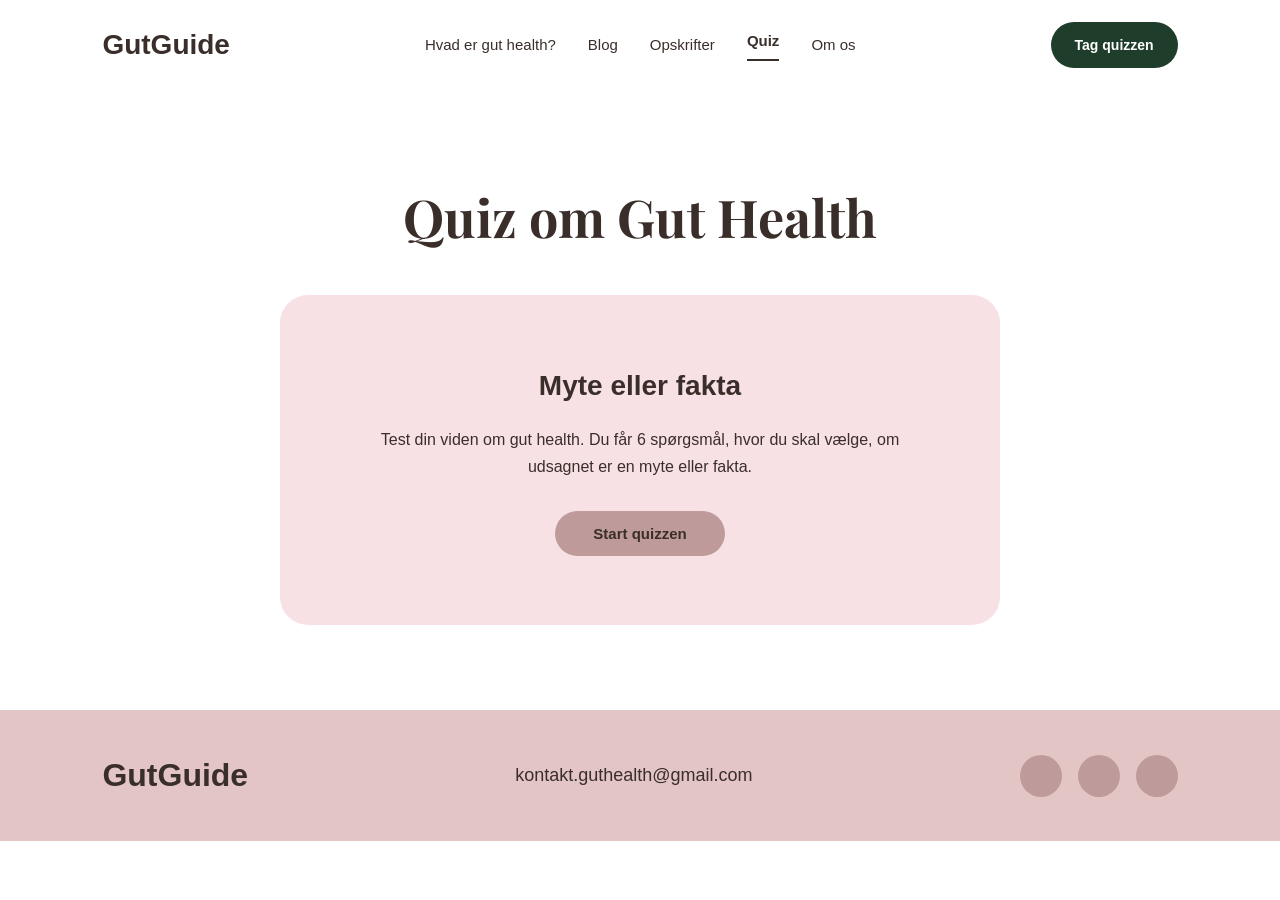
<file: quiz.html>
<!doctype html>
<html lang="da">
  <head>
    <meta charset="UTF-8" />
    <meta name="viewport" content="width=device-width, initial-scale=1.0" />

    <!-- Switzer til brødtekst -->
    <link
      href="https://api.fontshare.com/v2/css?f[]=switzer@300,400,500,600,700&display=swap"
      rel="stylesheet"
    />

    <!-- Playfair Display til overskrifter -->
    <link rel="preconnect" href="https://fonts.googleapis.com" />
    <link rel="preconnect" href="https://fonts.gstatic.com" crossorigin />
    <link
      href="https://fonts.googleapis.com/css2?family=Playfair+Display:wght@400;600;700&display=swap"
      rel="stylesheet"
    />

    <link rel="stylesheet" href="css/style.css" />

    <title>GutGuide</title>
  </head>

  <body>
    <!-- Header / navigation -->
    <header class="site-header">
      <a href="index.html" class="logo">GutGuide</a>

      <!-- Burgerknap til mobil -->
      <button class="burger" id="burger-btn">
        <span></span>
        <span></span>
        <span></span>
      </button>

      <nav class="nav-menu" id="nav-menu">
        <a href="hvad-er.html">Hvad er gut health?</a>
        <a href="blog.html">Blog</a>
        <a href="opskrifter.html">Opskrifter</a>
        <a href="quiz.html" class="active">Quiz</a>
        <a href="om-os.html">Om os</a>
      </nav>

      <a href="quiz.html" class="header-btn">Tag quizzen</a>
    </header>

    <main>
      <!-- Hele quizzen ligger i denne sektion -->
      <section class="quiz-section">
        <h1>Quiz om Gut Health</h1>

        <!-- Startside -->
        <div class="quiz-card" id="start-screen">
          <h2>Myte eller fakta</h2>

          <p>
            Test din viden om gut health. Du får 6 spørgsmål, hvor du skal
            vælge, om udsagnet er en myte eller fakta.
          </p>

          <button class="quiz-btn-main" onclick="startQuiz()">
            Start quizzen
          </button>
        </div>

        <!-- Spørgsmålsside -->
        <div class="quiz-card hidden" id="question-screen">
          <p class="quiz-progress" id="quiz-progress">Spørgsmål 1/6</p>

          <h2 id="question-text">Spørgsmålet kommer her</h2>

          <div class="quiz-answer-buttons">
            <button onclick="chooseAnswer('myte')">Myte</button>
            <button onclick="chooseAnswer('fakta')">Fakta</button>
          </div>

          <p class="quiz-feedback" id="quiz-feedback"></p>
        </div>

        <!-- Slutside -->
        <div class="quiz-card hidden" id="result-screen">
          <h2>Tak for at deltage</h2>

          <p id="result-text">Her kommer dit resultat.</p>

          <button class="quiz-btn-main" onclick="restartQuiz()">
            Prøv igen
          </button>
        </div>
      </section>
    </main>

    <!-- Footer -->
    <footer>
      <h2>GutGuide</h2>
      <p>kontakt.guthealth@gmail.com</p>

      <div class="footer-dots">
        <span></span>
        <span></span>
        <span></span>
      </div>
    </footer>

    <!-- JavaScript til quizzen -->
    <script>
      // Spørgsmålene i quizzen
      const questions = [
        {
          text: "Gut health handler kun om fordøjelse.",
          answer: "myte",
        },
        {
          text: "Tarmen kan have betydning for dit immunforsvar.",
          answer: "fakta",
        },
        {
          text: "Alle bakterier i tarmen er dårlige.",
          answer: "myte",
        },
        {
          text: "Stress kan påvirke din mave og fordøjelse.",
          answer: "fakta",
        },
        {
          text: "Fibre kan være gode for fordøjelsen.",
          answer: "fakta",
        },
        {
          text: "En sund tarm kan påvirke både energi og velvære.",
          answer: "fakta",
        },
      ];

      let currentQuestion = 0;
      let score = 0;

      function startQuiz() {
        document.getElementById("start-screen").classList.add("hidden");
        document.getElementById("question-screen").classList.remove("hidden");

        currentQuestion = 0;
        score = 0;

        showQuestion();
      }

      function showQuestion() {
        const question = questions[currentQuestion];

        document.getElementById("quiz-progress").textContent =
          "Spørgsmål " + (currentQuestion + 1) + "/6";

        document.getElementById("question-text").textContent = question.text;
        document.getElementById("quiz-feedback").textContent = "";
      }

      function chooseAnswer(choice) {
        const correctAnswer = questions[currentQuestion].answer;

        if (choice === correctAnswer) {
          score++;
          document.getElementById("quiz-feedback").textContent = "Rigtigt!";
        } else {
          document.getElementById("quiz-feedback").textContent = "Ikke helt.";
        }

        setTimeout(() => {
          currentQuestion++;

          if (currentQuestion < questions.length) {
            showQuestion();
          } else {
            showResult();
          }
        }, 800);
      }

      function showResult() {
        document.getElementById("question-screen").classList.add("hidden");
        document.getElementById("result-screen").classList.remove("hidden");

        document.getElementById("result-text").textContent =
          "Du fik " +
          score +
          " ud af " +
          questions.length +
          " rigtige. Tak fordi du testede din viden om gut health!";
      }

      function restartQuiz() {
        document.getElementById("result-screen").classList.add("hidden");
        document.getElementById("start-screen").classList.remove("hidden");
      }
    </script>
    <script>
      const burgerBtn = document.getElementById("burger-btn");
      const navMenu = document.getElementById("nav-menu");

      burgerBtn.addEventListener("click", function () {
        navMenu.classList.toggle("open");
      });
    </script>
  </body>
</html>
</file>
<file: css/style.css>
/* ---------- RESET ---------- */
/* Fjerner browserens standard margin og padding */
* {
  box-sizing: border-box;
  margin: 0;
  padding: 0;
}

/* ---------- GENEREL STYLING ---------- */

html,
body {
  min-height: 100%;
}

body {
  font-family: "Switzer", sans-serif;
  background-color: #ffffff;
  color: #3a2e2a;
  line-height: 1.6;
}

main {
  width: 86%;
  margin: 0 auto;
}

/* ---------- HEADER / NAVIGATION ---------- */

.site-header {
  width: 100%;
  height: 90px;
  background-color: #ffffff;

  display: flex;
  align-items: center;
  justify-content: space-between;

  padding: 0 8%;
}

.logo {
  font-size: 28px;
  font-weight: 800;
  color: #3a2e2a;
  text-decoration: none;
}

.nav-menu {
  display: flex;
  align-items: center;
  gap: 32px;
}

.nav-menu a {
  text-decoration: none;
  color: #3a2e2a;
  font-size: 15px;
  font-weight: 500;
}

.nav-menu a:hover {
  opacity: 0.6;
}

.header-btn {
  background-color: #1f3d2b;
  color: #ffffff;
  text-decoration: none;

  padding: 12px 24px;
  border-radius: 999px;

  font-size: 14px;
  font-weight: 700;
}

.header-btn:hover {
  opacity: 0.8;
}

/* ================================================== */
/* ---------- FORSIDE / INDEX.HTML ---------- */
/* ================================================== */

/* Hero/første store område på forsiden */
.home-hero {
  position: relative;
  min-height: 430px;
  border-radius: 24px;
  margin-top: 30px;
  padding: 60px;

  display: flex;
  align-items: center;

  background:
    linear-gradient(rgba(31, 61, 43, 0.72), rgba(31, 61, 43, 0.72)),
    linear-gradient(135deg, #86b578, #3a2e2a);

  overflow: hidden;
}

.home-hero-content {
  max-width: 560px;
  color: #ffffff;
  z-index: 2;
}

.hero-label {
  display: inline-block;
  background-color: rgba(255, 255, 255, 0.18);
  color: #ffffff;

  padding: 8px 14px;
  border-radius: 8px;

  font-size: 13px;
  font-weight: 700;

  margin-bottom: 20px;
}

.home-hero h1 {
  font-family: "Playfair Display", serif;
  font-size: 58px;
  line-height: 1.1;
  margin-bottom: 20px;
}

.home-hero p {
  font-size: 18px;
  margin-bottom: 28px;
}

.hero-btn {
  display: inline-block;

  color: #ffffff;
  text-decoration: none;
  border: 1px solid #ffffff;

  padding: 12px 24px;
  border-radius: 999px;

  font-size: 14px;
  font-weight: 700;
}

.hero-btn:hover {
  opacity: 0.8;
}

/* Play-knap i hero */
.hero-play {
  position: absolute;
  right: 28%;
  top: 50%;
  transform: translateY(-50%);

  width: 96px;
  height: 96px;

  background-color: rgba(255, 255, 255, 0.28);
  border-radius: 50%;

  display: flex;
  align-items: center;
  justify-content: center;
}

.hero-play span {
  color: #ffffff;
  font-size: 38px;
  margin-left: 6px;
}

/* Små kort under hero */
.quick-links {
  margin: 28px 0 50px;

  display: grid;
  grid-template-columns: repeat(4, 1fr);
  gap: 20px;
}

.quick-card {
  background-color: #f8f4ef;
  border-radius: 22px;
  padding: 28px 20px;
  text-align: center;
}

.quick-icon {
  width: 64px;
  height: 64px;

  background-color: #e8b7be;
  color: #ffffff;

  border-radius: 50%;
  margin: 0 auto 16px;

  display: flex;
  align-items: center;
  justify-content: center;

  font-size: 30px;
  font-weight: 700;
}

.quick-card:nth-child(1) .quick-icon {
  background-color: #86b578;
}

.quick-card:nth-child(2) .quick-icon {
  background-color: #e8b7be;
}

.quick-card:nth-child(3) .quick-icon {
  background-color: #86b578;
}

.quick-card:nth-child(4) .quick-icon {
  background-color: #fff4a3;
  color: #3a2e2a;
}

.quick-card h3 {
  font-size: 15px;
  text-transform: uppercase;
  margin-bottom: 6px;
}

.quick-card p {
  font-size: 14px;
}

/* Teaser-section på forsiden */
.home-about {
  display: grid;
  grid-template-columns: 1fr 1fr;
  gap: 50px;
  align-items: center;

  margin-bottom: 60px;
}

.home-about h2 {
  font-family: "Playfair Display", serif;
  font-size: 42px;
  margin-bottom: 18px;
}

.home-about p {
  font-size: 17px;
  max-width: 520px;
  margin-bottom: 24px;
}

.read-more-btn {
  display: inline-block;

  background-color: #1f3d2b;
  color: #ffffff;
  text-decoration: none;

  padding: 12px 24px;
  border-radius: 999px;

  font-size: 14px;
  font-weight: 700;
}

.read-more-btn:hover {
  opacity: 0.8;
}

.home-about-image {
  min-height: 260px;
  background-color: #f2f5e9;
  border-radius: 26px;

  display: flex;
  align-items: center;
  justify-content: center;
}

.food-bowl {
  font-size: 76px;
}

/* Vidste du-section */
.fact-strip {
  background-color: #f2f5e9;
  border-radius: 26px;

  padding: 34px 40px;
  margin-bottom: 60px;

  display: grid;
  grid-template-columns: auto 1fr auto;
  gap: 28px;
  align-items: center;
}

.fact-icon {
  width: 74px;
  height: 74px;

  background-color: #ffffff;
  color: #86b578;

  border-radius: 50%;

  display: flex;
  align-items: center;
  justify-content: center;

  font-size: 42px;
}

.fact-label {
  font-size: 13px;
  font-weight: 800;
  margin-bottom: 6px;
}

.fact-strip h3 {
  font-size: 22px;
}

.fact-strip a {
  color: #3a2e2a;
  text-decoration: none;
  font-weight: 700;
}

/* ================================================== */
/* ---------- HVAD ER GUT HEALTH-SIDE ---------- */
/* ================================================== */

.hero-section {
  min-height: 430px;

  display: grid;
  grid-template-columns: 1fr 1fr;
  align-items: center;
  gap: 50px;

  padding: 50px 0;
}

.hero-text h1 {
  font-family: "Playfair Display", serif;
  font-size: 56px;
  line-height: 1.1;
  margin-bottom: 24px;
  color: #3a2e2a;
}

.hero-text p {
  max-width: 520px;
  font-size: 18px;
  line-height: 1.7;
}

.hero-illustration {
  position: relative;

  height: 330px;
  background-color: #fff4a3;
  border-radius: 40px;

  display: flex;
  align-items: center;
  justify-content: center;

  overflow: hidden;
}

.gut-icon {
  font-size: 110px;
  z-index: 2;
}

.circle {
  position: absolute;
  border-radius: 50%;
}

.circle-yellow {
  width: 90px;
  height: 90px;
  background-color: #fff4a3;
  border: 12px solid #f4cf45;

  top: 40px;
  right: 70px;
}

.circle-green {
  width: 80px;
  height: 80px;
  background-color: #86b578;

  left: 80px;
  bottom: 60px;
}

.circle-pink {
  width: 120px;
  height: 120px;
  background-color: #e8b7be;

  right: 110px;
  bottom: 50px;
}

/* Labels, fx VIDEO og INFOGRAFIK */
.section-label {
  display: inline-block;

  background-color: #e8b7be;
  color: #3a2e2a;

  padding: 8px 14px;
  border-radius: 8px;

  font-size: 13px;
  font-weight: 700;

  margin-bottom: 18px;
}

/* Video-section */
.video-section {
  margin-top: 30px;
}

.video-card {
  background-color: #f7e9ec;
  border-radius: 24px;

  padding: 30px;

  display: grid;
  grid-template-columns: 1fr 1fr;
  gap: 40px;
  align-items: center;
}

.video-image {
  min-height: 230px;

  background-color: #e8b7be;
  border-radius: 20px;

  display: flex;
  align-items: center;
  justify-content: center;
}

.play-button {
  width: 78px;
  height: 78px;

  background-color: rgba(58, 46, 42, 0.7);
  color: #ffffff;

  border-radius: 50%;

  display: flex;
  align-items: center;
  justify-content: center;

  font-size: 28px;
}

.video-text h2,
.info-section h2,
.cta-section h2 {
  font-family: "Playfair Display", serif;
  font-size: 36px;
  margin-bottom: 16px;
}

.video-text p {
  font-size: 17px;
}

/* Infografik-section */
.info-section {
  margin-top: 60px;

  background-color: #f8f4ef;
  padding: 50px;

  border-radius: 28px;
}

.info-section h2 {
  text-align: center;
  margin-bottom: 50px;
}

.info-grid {
  display: grid;
  grid-template-columns: 1fr 260px 1fr;
  gap: 36px;
  align-items: center;
}

.info-column {
  display: flex;
  flex-direction: column;
  gap: 26px;
}

.info-box h3 {
  font-size: 18px;
  margin-bottom: 8px;
  color: #3a2e2a;
}

.info-box p {
  font-size: 14px;
}

.gut-center {
  display: flex;
  justify-content: center;
  align-items: center;
}

.gut-circle {
  width: 230px;
  height: 230px;

  background-color: #ffffff;
  border: 18px solid #e8b7be;
  border-radius: 50%;

  display: flex;
  justify-content: center;
  align-items: center;
}

.gut-circle span {
  font-size: 90px;
}

/* Quiz-section nederst */
.cta-section {
  margin: 60px 0;

  background-color: #f2f5e9;
  border-radius: 26px;

  padding: 40px;

  display: flex;
  align-items: center;
  justify-content: space-between;
  gap: 30px;
}

.cta-section p {
  font-size: 16px;
}

.cta-btn {
  background-color: #1f3d2b;
  color: #ffffff;
  text-decoration: none;

  padding: 12px 24px;
  border-radius: 999px;

  font-size: 14px;
  font-weight: 700;
}

.cta-btn:hover {
  opacity: 0.8;
}

/* ================================================== */
/* ---------- OPSKRIFTER-SIDE ---------- */
/* ================================================== */

/* Intro øverst på opskriftssiden */
.recipes-intro {
  padding: 70px 0 40px;
}

.recipes-intro h1 {
  font-family: "Playfair Display", serif;
  font-size: 56px;
  line-height: 1.1;
  margin-bottom: 18px;
  color: #3a2e2a;
}

.recipes-intro p {
  max-width: 680px;
  font-size: 18px;
  line-height: 1.7;
}

/* Grid med opskriftskort */
.recipes-grid {
  display: grid;
  grid-template-columns: 1fr 1fr;
  gap: 48px 42px;
  margin-bottom: 80px;
}

/* Hvert opskriftskort */
.recipe-card {
  background-color: #f8f4ef;
  border-radius: 28px;
  overflow: hidden;
  position: relative;
}

/* Billedområdet på hvert kort */
.recipe-image {
  min-height: 330px;
  display: flex;
  align-items: center;
  justify-content: center;
  font-size: 90px;
}

/* Forskellige farver til kortene */
.recipe-image-green {
  background-color: #dcebd5;
}

.recipe-image-pink {
  background-color: #f7e1e5;
}

.recipe-image-yellow {
  background-color: #fff4a3;
}

/* Tekstboks ovenpå/under billedet */
.recipe-card-text {
  padding: 28px;
  text-align: center;
}

.recipe-card-text h2 {
  font-family: "Playfair Display", serif;
  font-size: 30px;
  margin-bottom: 12px;
  color: #3a2e2a;
}

.recipe-card-text p {
  font-size: 16px;
  margin-bottom: 18px;
}

.recipe-card-text a {
  color: #3a2e2a;
  text-decoration: none;
  font-weight: 700;
}

.recipe-card-text a:hover {
  opacity: 0.6;
}

/* Tid på opskrift-undersiden */
.single-recipe-text .recipe-time {
  margin-top: 22px;
  margin-bottom: 34px;
  font-size: 16px;
  font-weight: 600;
  color: #3a2e2a;

  line-height: 1.4;
}

.source-section {
  margin: 40px 0 70px;
  padding: 22px 28px;
  background-color: #f8f4ef;
  border-radius: 20px;
}

.source-section p {
  font-size: 14px;
  color: #6b5b55;
  font-style: italic;
}

.recipe-source {
  margin-top: 24px;
  font-size: 14px;
  color: #6b5b55;
  font-style: italic;
}

/* Billede på den enkelte opskriftsside */
.single-recipe-image img {
  width: 100%;
  height: 100%;
  object-fit: cover;
  border-radius: 30px;
  display: block;
}

/* Kildehenvisning på opskriftssiden */
.recipes-source {
  margin-bottom: 28px;
}

.recipes-source p {
  font-size: 14px;
  font-style: italic;
  color: #6b5b55;
}

/* Billeder i opskriftskort */
.recipe-image img {
  width: 100%;
  height: 330px;
  object-fit: cover;
  display: block;
}

/* Gør billeder på opskrift-undersiden samme størrelse */
.single-recipe-image {
  width: 100%;
  height: 360px;
  border-radius: 30px;
  overflow: hidden;
}

.single-recipe-image img {
  width: 100%;
  height: 100%;
  object-fit: cover;
  object-position: center;
  display: block;
}

/* ---------- MOBILVERSION OPSKRIFTER ---------- */

@media (max-width: 768px) {
  .recipes-intro {
    padding: 50px 0 30px;
  }

  .recipes-intro h1 {
    font-size: 42px;
  }

  .recipes-intro p {
    font-size: 16px;
  }

  .recipes-grid {
    grid-template-columns: 1fr;
    gap: 30px;
  }

  .recipe-image {
    min-height: 240px;
    font-size: 70px;
  }

  .recipe-card-text h2 {
    font-size: 26px;
  }
}

@media (max-width: 768px) {
  .recipe-image img {
    height: 240px;
  }
}

/* ================================================== */
/* ---------- BLOG-SIDE ---------- */
/* ================================================== */

/* Intro øverst på blog-siden */
.blog-intro {
  padding: 70px 0 40px;
}

.blog-intro h1 {
  font-family: "Playfair Display", serif;
  font-size: 56px;
  line-height: 1.1;
  margin-bottom: 18px;
  color: #3a2e2a;
}

.blog-intro p {
  max-width: 680px;
  font-size: 18px;
  line-height: 1.7;
}

/* Grid med blogkort */
.blog-grid {
  display: grid;
  grid-template-columns: 1fr 1fr;
  gap: 48px 42px;
  margin-bottom: 80px;
}

/* Hvert blogkort */
.blog-card {
  background-color: #f8f4ef;
  border-radius: 28px;
  overflow: hidden;
}

/* Billedområde */
.blog-image {
  min-height: 330px;

  display: flex;
  align-items: center;
  justify-content: center;

  font-size: 90px;
}

/* Farver fra styleguiden */
.blog-image-green {
  background-color: #dcebd5;
}

.blog-image-pink {
  background-color: #f7e1e5;
}

.blog-image-yellow {
  background-color: #fff4a3;
}

/* Teksten i blogkortet */
.blog-card-text {
  padding: 28px;
  text-align: center;
}

.blog-card-text h2 {
  font-family: "Playfair Display", serif;
  font-size: 30px;
  margin-bottom: 12px;
  color: #3a2e2a;
}

.blog-card-text p {
  font-size: 16px;
  margin-bottom: 18px;
}

.blog-card-text a {
  color: #3a2e2a;
  text-decoration: none;
  font-weight: 700;
}

.blog-card-text a:hover {
  opacity: 0.6;
}

/* ---------- MOBILVERSION BLOG ---------- */

@media (max-width: 768px) {
  .blog-intro {
    padding: 50px 0 30px;
  }

  .blog-intro h1 {
    font-size: 42px;
  }

  .blog-intro p {
    font-size: 16px;
  }

  .blog-grid {
    grid-template-columns: 1fr;
    gap: 30px;
  }

  .blog-image {
    min-height: 240px;
    font-size: 70px;
  }

  .blog-card-text h2 {
    font-size: 26px;
  }
}

/* ================================================== */
/* ---------- OM OS-SIDE ---------- */
/* ================================================== */

/* Første store sektion på Om os-siden */
.about-hero {
  padding: 70px 0 60px;

  display: grid;
  grid-template-columns: 1fr 1fr;
  gap: 60px;
  align-items: center;
}

/* Tekstområdet */
.about-hero-text h1 {
  font-family: "Playfair Display", serif;
  font-size: 56px;
  line-height: 1.1;
  margin-bottom: 24px;
  color: #3a2e2a;
}

.about-hero-text p {
  font-size: 17px;
  line-height: 1.8;
  margin-bottom: 22px;
  max-width: 560px;
}

/* Billed-placeholder */
.about-hero-image {
  min-height: 380px;

  background-color: #f7e1e5;
  border-radius: 28px;

  display: flex;
  align-items: center;
  justify-content: center;

  font-size: 90px;
}

/* Sektion med fire kort */
.about-values {
  background-color: #f8f4ef;
  border-radius: 28px;

  padding: 42px;

  display: grid;
  grid-template-columns: repeat(4, 1fr);
  gap: 28px;

  margin-bottom: 60px;
}

.about-value-card {
  text-align: center;
}

.about-circle {
  width: 72px;
  height: 72px;

  background-color: #e8b7be;
  border-radius: 50%;

  margin: 0 auto 18px;
}

.about-value-card h3 {
  font-size: 18px;
  margin-bottom: 10px;
  color: #3a2e2a;
}

.about-value-card p {
  font-size: 14px;
  line-height: 1.5;
}

/* Kontakt-sektion */
.about-contact {
  margin-bottom: 70px;

  display: flex;
  align-items: flex-end;
  justify-content: space-between;
  gap: 40px;
}

.about-contact h2 {
  font-family: "Playfair Display", serif;
  font-size: 34px;
  margin-bottom: 18px;
}

.about-contact p {
  max-width: 620px;
  font-size: 16px;
  line-height: 1.7;
}

.contact-info {
  margin-top: 20px;
  font-weight: 600;
}

/* Små cirkler ved kontaktområdet */
.contact-dots {
  display: flex;
  gap: 16px;
}

.contact-dots span {
  width: 42px;
  height: 42px;

  background-color: #bf9a9a;
  border-radius: 50%;
}

/* ---------- MOBILVERSION OM OS ---------- */

@media (max-width: 768px) {
  .about-hero {
    grid-template-columns: 1fr;
    padding: 50px 0 40px;
  }

  .about-hero-text h1 {
    font-size: 42px;
  }

  .about-hero-image {
    min-height: 260px;
    font-size: 70px;
  }

  .about-values {
    grid-template-columns: 1fr 1fr;
    padding: 28px;
  }

  .about-contact {
    flex-direction: column;
    align-items: flex-start;
  }

  .contact-dots span {
    width: 34px;
    height: 34px;
  }
}

@media (max-width: 480px) {
  .about-values {
    grid-template-columns: 1fr;
  }
}

/* ================================================== */
/* ---------- QUIZ-SIDE ---------- */
/* ================================================== */

/* Hele quizområdet */
.quiz-section {
  min-height: 620px;

  display: flex;
  flex-direction: column;
  align-items: center;
  justify-content: center;

  padding: 70px 0;
}

/* Stor overskrift */
.quiz-section h1 {
  font-family: "Playfair Display", serif;
  font-size: 52px;
  margin-bottom: 36px;
  color: #3a2e2a;
  text-align: center;
}

/* Selve quizboksen */
.quiz-card {
  width: 100%;
  max-width: 720px;
  min-height: 330px;

  background-color: #f7e1e5;
  border-radius: 28px;

  padding: 55px 70px;

  display: flex;
  flex-direction: column;
  align-items: center;
  justify-content: center;

  text-align: center;
}

/* Skjuler de quiz-skærme, der ikke bruges */
.hidden {
  display: none;
}

/* Overskrift i quizkort */
.quiz-card h2 {
  font-size: 28px;
  font-weight: 800;
  margin-bottom: 18px;
  color: #3a2e2a;
}

/* Tekst i quizkort */
.quiz-card p {
  font-size: 16px;
  line-height: 1.7;
  max-width: 560px;
}

/* Start/prøv igen-knap */
.quiz-btn-main {
  margin-top: 30px;

  background-color: #bf9a9a;
  color: #3a2e2a;

  border: none;
  border-radius: 999px;

  padding: 14px 38px;

  font-family: "Switzer", sans-serif;
  font-size: 15px;
  font-weight: 800;

  cursor: pointer;
}

.quiz-btn-main:hover {
  opacity: 0.75;
}

/* Spørgsmålstæller */
.quiz-progress {
  font-size: 14px;
  font-weight: 600;
  margin-bottom: 10px;
  position: relative;
}

/* Lille linje ved spørgsmålstælleren */
.quiz-progress::before,
.quiz-progress::after {
  content: "";
  display: inline-block;
  width: 70px;
  height: 2px;
  background-color: #3a2e2a;
  margin: 0 16px 4px;
}

/* Knapperne Myte/Fakta */
.quiz-answer-buttons {
  margin-top: 34px;

  display: flex;
  flex-direction: column;
  gap: 14px;

  width: 260px;
}

.quiz-answer-buttons button {
  background-color: #bf9a9a;
  color: #3a2e2a;

  border: none;
  border-radius: 4px;

  padding: 13px;

  font-family: "Switzer", sans-serif;
  font-size: 15px;
  font-weight: 700;

  cursor: pointer;
}

.quiz-answer-buttons button:hover {
  opacity: 0.75;
}

/* Feedback efter svar */
.quiz-feedback {
  margin-top: 22px;
  font-weight: 800;
}

/* ---------- MOBILVERSION QUIZ ---------- */

@media (max-width: 768px) {
  .quiz-section {
    padding: 50px 0;
    min-height: 560px;
  }

  .quiz-section h1 {
    font-size: 38px;
  }

  .quiz-card {
    padding: 38px 24px;
    min-height: 320px;
  }

  .quiz-card h2 {
    font-size: 24px;
  }

  .quiz-card p {
    font-size: 15px;
  }

  .quiz-progress::before,
  .quiz-progress::after {
    width: 35px;
    margin: 0 10px 4px;
  }

  .quiz-answer-buttons {
    width: 100%;
    max-width: 260px;
  }
}

/* Underline på den side man er inde på */
.nav-menu a.active {
  border-bottom: 2px solid #3a2e2a;
  padding-bottom: 6px;
  font-weight: 700;
}

/* ================================================== */
/* ---------- OPSKRIFTER MED FILTER ---------- */
/* ================================================== */

.recipes-filter {
  display: flex;
  gap: 16px;
  flex-wrap: wrap;
  margin-bottom: 42px;
}

.filter-btn {
  background-color: #f8f4ef;
  color: #3a2e2a;
  border: 1px solid #e3c5c5;
  border-radius: 999px;
  padding: 12px 24px;
  font-family: "Switzer", sans-serif;
  font-size: 15px;
  font-weight: 700;
  cursor: pointer;
}

.filter-btn:hover,
.active-filter {
  background-color: #1f3d2b;
  color: #ffffff;
  border-color: #1f3d2b;
}

.recipe-category {
  display: inline-block;
  color: #3a2e2a;
  background-color: #e8b7be;
  border-radius: 999px;
  padding: 6px 14px;
  font-size: 13px;
  font-weight: 700;
  margin-bottom: 14px;
}

.recipe-card.hidden {
  display: none;
}

/* ================================================== */
/* ---------- ENKELT OPSKRIFT-SIDE ---------- */
/* ================================================== */

.single-recipe-hero {
  padding: 70px 0 50px;

  display: grid;
  grid-template-columns: 1fr 1fr;
  gap: 55px;
  align-items: center;
}

.single-recipe-text h1 {
  font-family: "Playfair Display", serif;
  font-size: 54px;
  line-height: 1.1;
  margin-bottom: 20px;
}

.single-recipe-text p {
  max-width: 580px;
  font-size: 18px;
  line-height: 1.7;
}

.back-link {
  display: inline-block;
  margin-top: 26px;
  color: #3a2e2a;
  text-decoration: none;
  font-weight: 800;
}

.back-link:hover {
  opacity: 0.6;
}

.single-recipe-image {
  min-height: 360px;
  background-color: #f7e1e5;
  border-radius: 30px;

  display: flex;
  align-items: center;
  justify-content: center;
}

.single-recipe-image span {
  font-size: 100px;
}

.single-recipe-content {
  display: grid;
  grid-template-columns: 0.8fr 1.2fr;
  gap: 40px;

  margin-bottom: 80px;
}

.ingredients-box,
.steps-box {
  background-color: #f8f4ef;
  border-radius: 28px;
  padding: 36px;
}

.ingredients-box h2,
.steps-box h2 {
  font-family: "Playfair Display", serif;
  font-size: 32px;
  margin-bottom: 22px;
}

.ingredients-box ul,
.steps-box ol {
  padding-left: 22px;
}

.ingredients-box li,
.steps-box li {
  margin-bottom: 12px;
  font-size: 16px;
  line-height: 1.6;
}

.nutrition {
  margin-top: 26px;
  padding: 18px;
  background-color: #f2f5e9;
  border-radius: 18px;
  font-weight: 600;
}

/* ---------- MOBIL OPSKRIFTER ---------- */

@media (max-width: 768px) {
  .recipes-filter {
    gap: 10px;
  }

  .filter-btn {
    padding: 10px 18px;
    font-size: 14px;
  }

  .single-recipe-hero {
    grid-template-columns: 1fr;
    padding: 50px 0 35px;
  }

  .single-recipe-text h1 {
    font-size: 40px;
  }

  .single-recipe-image {
    min-height: 250px;
  }

  .single-recipe-image span {
    font-size: 72px;
  }

  .single-recipe-content {
    grid-template-columns: 1fr;
    gap: 24px;
  }

  .ingredients-box,
  .steps-box {
    padding: 28px;
  }
}

/* ---------- FOOTER ---------- */

footer {
  width: 100%;
  background-color: #e3c5c5;

  padding: 40px 8%;

  display: flex;
  align-items: center;
  justify-content: space-between;

  position: relative;
}

footer h2 {
  font-size: 32px;
  font-weight: 800;
  color: #3a2e2a;
}

footer p {
  font-size: 18px;
  color: #3a2e2a;
}

.footer-dots {
  display: flex;
  gap: 16px;
}

.footer-dots span {
  width: 42px;
  height: 42px;

  background-color: #bf9a9a;
  border-radius: 50%;
}

/* ---------- MOBILVERSION ---------- */

@media (max-width: 768px) {
  .site-header {
    height: auto;
    padding: 24px 8%;

    flex-direction: column;
    gap: 18px;
  }

  .nav-menu {
    flex-wrap: wrap;
    justify-content: center;
    gap: 16px;
  }

  main {
    width: 90%;
  }

  .home-hero {
    padding: 36px;
    min-height: 460px;
  }

  .home-hero h1 {
    font-size: 40px;
  }

  .hero-play {
    right: 36px;
    bottom: 36px;
    top: auto;
    transform: none;

    width: 74px;
    height: 74px;
  }

  .quick-links {
    grid-template-columns: 1fr 1fr;
  }

  .home-about {
    grid-template-columns: 1fr;
  }

  .fact-strip {
    grid-template-columns: 1fr;
    text-align: center;
  }

  .fact-icon {
    margin: 0 auto;
  }

  .hero-section {
    grid-template-columns: 1fr;
    padding: 40px 0;
  }

  .hero-text h1 {
    font-size: 40px;
  }

  .hero-illustration {
    height: 260px;
  }

  .video-card {
    grid-template-columns: 1fr;
  }

  .info-section {
    padding: 28px;
  }

  .info-grid {
    grid-template-columns: 1fr;
  }

  .cta-section {
    flex-direction: column;
    align-items: flex-start;
  }

  footer {
    flex-direction: column;
    gap: 20px;
    text-align: center;
  }
}
/* ---------- BURGER MENU ---------- */

/* Burgerknappen er skjult på desktop */
.burger {
  display: none;
  flex-direction: column;
  gap: 6px;

  background: none;
  border: none;
  cursor: pointer;
}

/* De tre streger i burgeren */
.burger span {
  width: 30px;
  height: 3px;

  background-color: #3a2e2a;
  border-radius: 999px;
}

/* ---------- MOBIL BURGER MENU ---------- */

@media (max-width: 768px) {
  .site-header {
    position: relative;

    height: auto;
    min-height: 80px;

    flex-direction: row;
    align-items: center;
    justify-content: space-between;

    padding: 22px 8%;
  }

  /* Viser burgerknappen på mobil */
  .burger {
    display: flex;
  }

  /* Skjuler menuen som standard på mobil */
  .nav-menu {
    display: none;

    position: absolute;
    top: 100%;
    left: 0;

    width: 100%;

    background-color: #ffffff;

    flex-direction: column;
    align-items: center;
    gap: 22px;

    padding: 28px 0;

    box-shadow: 0 12px 30px rgba(0, 0, 0, 0.08);

    z-index: 10;
  }

  /* Når menuen er åben */
  .nav-menu.open {
    display: flex;
  }

  /* Skjuler den grønne knap på mobil */
  .header-btn {
    display: none;
  }

  .nav-menu a {
    font-size: 18px;
  }

  .nav-menu a.active {
    border-bottom: 2px solid #3a2e2a;
    padding-bottom: 5px;
  }
}
</file>
